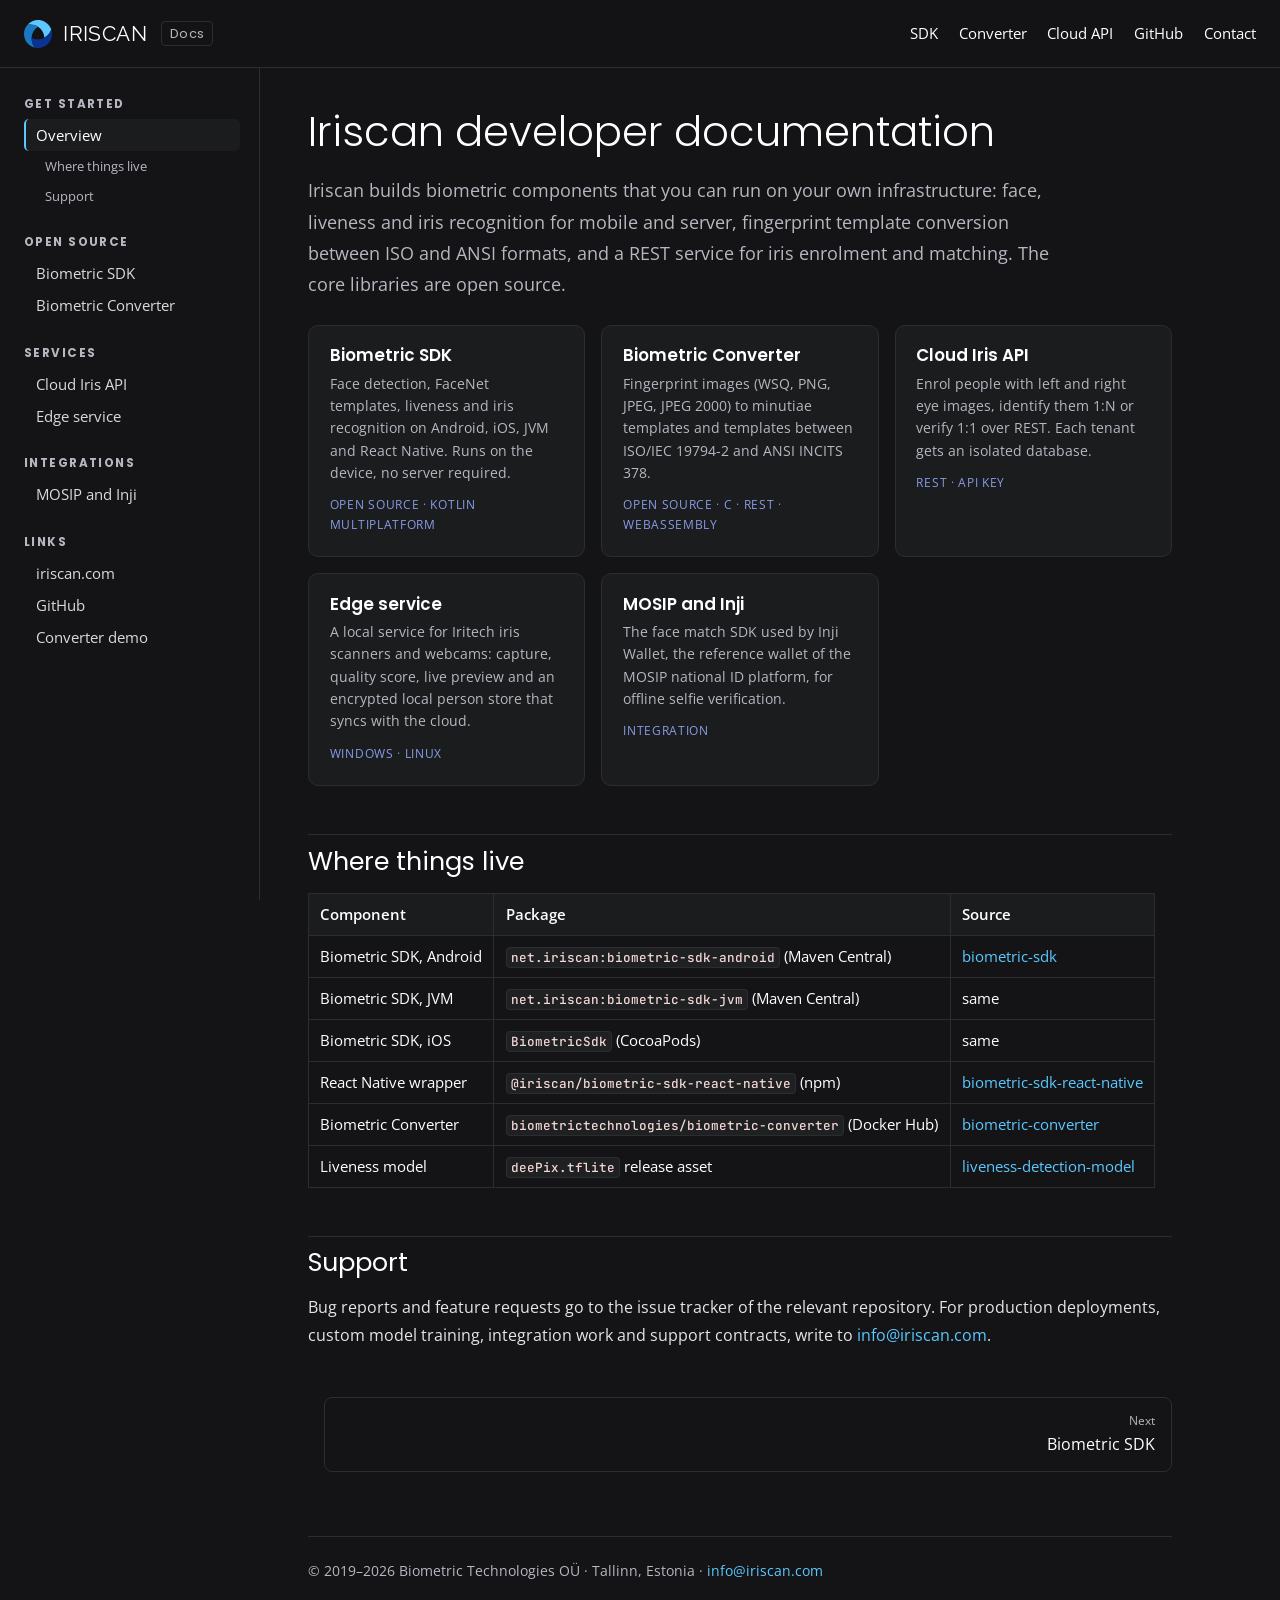
<file: docs/index.html>
<!DOCTYPE html>
<html lang="en">
<head>
<meta charset="UTF-8">
<script>if(/\.html$/.test(location.pathname))history.replaceState(null,"",location.pathname.replace(/(index)?\.html$/,"")+location.search+location.hash)</script>
<meta name="viewport" content="width=device-width, initial-scale=1">
<title>Iriscan developer documentation · Iriscan Docs</title>
<meta name="description" content="Documentation for the Iriscan Biometric SDK, Biometric Converter, Cloud Iris API and Edge service.">
<link rel="canonical" href="https://docs.iriscan.com/">
<link rel="icon" href="/favicon.png">
<link rel="preconnect" href="https://fonts.googleapis.com"><link rel="preconnect" href="https://fonts.gstatic.com" crossorigin><link rel="preload" as="style" href="https://fonts.googleapis.com/css2?family=Poppins:wght@300;400;500;600&family=Open+Sans:wght@400;600&family=Raleway:wght@400&family=JetBrains+Mono:wght@400;500&display=swap" onload="this.onload=null;this.rel='stylesheet'"><noscript><link href="https://fonts.googleapis.com/css2?family=Poppins:wght@300;400;500;600&family=Open+Sans:wght@400;600&family=Raleway:wght@400&family=JetBrains+Mono:wght@400;500&display=swap" rel="stylesheet"></noscript>
<style>:root{
  --bg:#141416; --bg-soft:#1b1c1e; --card:#1f2022; --line:#2c2d31;
  --text:#ffffff; --muted:#b6b8c1; --accent:#5cc8ff; --accent-ink:#141416; --label:#889ce7;
  --code-bg:#0f0f11; --side:260px;
}
*{box-sizing:border-box;margin:0;padding:0}
html{scroll-behavior:smooth;scroll-padding-top:88px}
body{background:var(--bg);color:var(--text);font:400 16px/1.7 "Open Sans",-apple-system,"Segoe UI",Roboto,sans-serif}
a{color:var(--accent);text-decoration:none}
a:hover{text-decoration:underline}
h1,h2,h3,h4{font-family:"Poppins",sans-serif;line-height:1.25;color:#fff}
h1{font-size:2.6rem;font-weight:300;margin:0 0 1rem}
h2{font-size:1.6rem;font-weight:400;margin:3rem 0 1rem;padding-top:.6rem;border-top:1px solid var(--line)}
h3{font-size:1.15rem;font-weight:600;margin:2rem 0 .6rem;color:var(--label)}
h4{font-size:1rem;font-weight:600;margin:1.4rem 0 .4rem}
p,ul,ol,table,pre{margin:0 0 1.1rem}
ul,ol{padding-left:1.4rem}
li{margin:.25rem 0}
p,li{color:#e4e5ea}
.lead{font-size:1.15rem;color:var(--muted);max-width:760px}
code{font:500 .86em/1.5 "JetBrains Mono",ui-monospace,SFMono-Regular,Menlo,Consolas,monospace;background:var(--card);border:1px solid var(--line);border-radius:4px;padding:.08em .35em;color:#f3d7d7}
pre{background:var(--code-bg);border:1px solid var(--line);border-radius:8px;padding:1rem 1.1rem;overflow:auto}
pre code{background:none;border:0;padding:0;color:#e8e8ea;font-size:.84rem;line-height:1.6}
table{border-collapse:collapse;width:100%;font-size:.92rem;display:block;overflow-x:auto}
th,td{border:1px solid var(--line);padding:.5rem .7rem;text-align:left;vertical-align:top}
th{background:var(--bg-soft);font-weight:600;color:#fff}
td code{white-space:nowrap}
blockquote{border-left:3px solid var(--accent);background:var(--bg-soft);padding:.8rem 1rem;margin:0 0 1.1rem;border-radius:0 6px 6px 0}
blockquote p{margin:0;color:var(--muted)}

/* layout */
header.top{position:sticky;top:0;z-index:20;height:68px;display:flex;align-items:center;gap:1rem;padding:0 24px;
  background:rgba(20,20,22,.96);backdrop-filter:blur(8px);border-bottom:1px solid var(--line)}
.brand{display:flex;align-items:center;gap:.7rem;font-family:"Raleway",sans-serif;font-size:1.3rem;color:#fff;letter-spacing:.02em}
.brand:hover{text-decoration:none}
.brand svg{width:28px;height:28px}
.brand small{font-family:"Poppins",sans-serif;font-size:.8rem;color:var(--muted);border:1px solid var(--line);border-radius:4px;padding:.05rem .45rem;margin-left:.2rem}
header.top nav{margin-left:auto;display:flex;gap:1.3rem;font-size:.92rem}
header.top nav a{color:#fff}
.menu-btn{display:none;margin-left:auto;background:none;border:1px solid var(--line);color:#fff;border-radius:6px;padding:.35rem .7rem;font:inherit;cursor:pointer}
.layout{display:grid;grid-template-columns:var(--side) minmax(0,1fr);max-width:1320px;margin:0 auto}
aside.side{position:sticky;top:68px;align-self:start;height:calc(100vh - 68px);overflow:auto;padding:1.6rem 1.2rem 2rem 24px;border-right:1px solid var(--line)}
aside.side .grp{margin-bottom:1.3rem}
aside.side .grp b{display:block;font-family:"Poppins",sans-serif;font-size:.74rem;letter-spacing:.12em;text-transform:uppercase;color:var(--muted);margin-bottom:.35rem}
aside.side a{display:block;color:#d9dae0;font-size:.92rem;padding:.22rem .6rem;border-radius:5px;border-left:2px solid transparent}
aside.side a:hover{background:var(--bg-soft);text-decoration:none}
aside.side a.on{color:#fff;border-left-color:var(--accent);background:var(--bg-soft)}
aside.side a.sub{font-size:.84rem;color:var(--muted);padding-left:1.2rem}
main.doc{padding:2.4rem 3rem 5rem;min-width:0;max-width:960px}
.crumb{font-size:.82rem;color:var(--muted);margin-bottom:.6rem}
.cards{display:grid;grid-template-columns:repeat(auto-fill,minmax(250px,1fr));gap:1rem;margin:1.6rem 0 2rem}
.card{display:block;background:var(--bg-soft);border:1px solid var(--line);border-radius:10px;padding:1.2rem 1.3rem;color:var(--text)}
.card:hover{border-color:var(--accent);text-decoration:none}
.card h3{margin:0 0 .4rem;color:#fff;font-size:1.05rem}
.card p{margin:0;color:var(--muted);font-size:.9rem;line-height:1.55}
.card .tag{display:inline-block;margin-top:.7rem;font-size:.72rem;letter-spacing:.06em;text-transform:uppercase;color:var(--label)}
.badge{display:inline-block;font:600 .72rem/1 "Poppins",sans-serif;letter-spacing:.04em;padding:.32rem .5rem;border-radius:4px;margin-right:.5rem;vertical-align:middle;color:var(--accent-ink)}
.m-get{background:#7fd1a8}.m-post{background:#889ce7}.m-put{background:#f2c46d}.m-delete{background:#fd6262}
.op{border:1px solid var(--line);border-radius:10px;padding:1.1rem 1.3rem;margin:0 0 1.4rem;background:var(--bg-soft)}
.op h3{margin:0 0 .5rem;color:#fff;font-size:1.05rem;font-family:"JetBrains Mono",ui-monospace,Menlo,monospace;font-weight:500;word-break:break-all}
.op p.sum{color:var(--muted);margin:0 0 .9rem}
.op h4{font-size:.8rem;letter-spacing:.1em;text-transform:uppercase;color:var(--muted);margin:1rem 0 .4rem}
.op pre{margin-bottom:.6rem}
.resp{display:flex;flex-wrap:wrap;gap:.4rem;margin:0}
.resp span{font-size:.8rem;border:1px solid var(--line);border-radius:4px;padding:.15rem .45rem;color:var(--muted)}
.resp span b{color:#fff;margin-right:.3rem}
footer.foot{border-top:1px solid var(--line);margin-top:4rem;padding-top:1.4rem;color:var(--muted);font-size:.85rem}
.pager{display:flex;justify-content:space-between;gap:1rem;margin-top:3rem}
.pager a{flex:1;border:1px solid var(--line);border-radius:8px;padding:.8rem 1rem;color:#fff}
.pager a small{display:block;color:var(--muted);font-size:.75rem}
.pager a.next{text-align:right}
@media(max-width:900px){
  .layout{grid-template-columns:minmax(0,1fr)}
  aside.side{display:none;position:fixed;top:68px;left:0;right:0;bottom:0;height:auto;z-index:15;background:var(--bg);border:0}
  body.nav-open aside.side{display:block}
  header.top nav{display:none}
  .menu-btn{display:block}
  main.doc{padding:1.8rem 16px 4rem}
  h1{font-size:2rem}
}
pre.mermaid{background:none;border:0;text-align:center;padding:0;margin:1.5rem 0}
</style>
</head>
<body>
<header class="top">
<a class="brand" href="/"><svg viewBox="37.65 43.294 511.585 511.598" xmlns="http://www.w3.org/2000/svg" aria-hidden="true"><path d="M536.34 219.06c-21.16 64.09-66.99 116.98-126.25 147.41-1.93-39.3-12.98-78.7-33.99-115.1-21.01-36.38-49.62-65.68-82.65-86.98-56-36.11-124.74-49.37-190.87-35.61C181.54 40.09 314.45 15.9 421.32 77.6c24.26 14 45.35 31.37 63.03 51.2 23.61 26.48 41.15 57.31 51.99 90.26z" fill="#5cc8ff"/><path d="M176.78 366.45c-3.29 66.55 19.62 132.7 64.57 183.09-25.98-5.39-51.55-14.96-75.79-28.96C58.7 458.9 13.21 331.71 50.51 218.98c5.39-16.31 12.52-32.31 21.45-47.76 8.92-15.46 19.2-29.62 30.62-42.44 66.13-13.75 134.87-.5 190.87 35.61-33.06 21.3-61.66 50.57-82.67 86.98-21.02 36.4-32.07 75.81-34 115.08z" fill="#1c77c3"/><path d="M514.93 426.97c-37.9 65.68-100.54 108.15-169.36 122.51-33.97 7.09-69.46 7.32-104.22.06-44.95-50.39-67.86-116.54-64.57-183.09 34.99 17.97 74.64 28.1 116.66 28.1s81.67-10.13 116.64-28.08c59.27-30.43 105.1-83.32 126.25-147.41 22 66.76 16.51 142.25-21.4 207.91z" fill="#0a328f"/></svg><span>IRISCAN</span><small>Docs</small></a>
<nav><a href="/sdk">SDK</a><a href="/converter">Converter</a><a href="/cloud-api">Cloud API</a><a href="https://github.com/biometric-technologies">GitHub</a><a href="https://www.iriscan.com/get-started">Contact</a></nav>
<button class="menu-btn" type="button" onclick="document.body.classList.toggle('nav-open')">Menu</button>
</header>
<div class="layout">
<aside class="side" onclick="if(event.target.tagName==='A')document.body.classList.remove('nav-open')">
<div class="grp"><b>Get started</b>
<a href="/" class="on">Overview</a>
<a class="sub" href="#where-things-live">Where things live</a>
<a class="sub" href="#support">Support</a>
</div>
<div class="grp"><b>Open source</b>
<a href="/sdk">Biometric SDK</a>
<a href="/converter">Biometric Converter</a>
</div>
<div class="grp"><b>Services</b>
<a href="/cloud-api">Cloud Iris API</a>
<a href="/edge">Edge service</a>
</div>
<div class="grp"><b>Integrations</b>
<a href="/mosip">MOSIP and Inji</a>
</div>
<div class="grp"><b>Links</b><a href="https://www.iriscan.com/">iriscan.com</a><a href="https://github.com/biometric-technologies">GitHub</a><a href="https://www.iriscan.com/biometric-data-interchange#demo">Converter demo</a></div>
</aside>
<main class="doc">
<h1 id="iriscan-developer-documentation">Iriscan developer documentation</h1>
<p class="lead">Iriscan builds biometric components that you can run on your own infrastructure: face, liveness and iris recognition for mobile and server, fingerprint template conversion between ISO and ANSI formats, and a REST service for iris enrolment and matching. The core libraries are open source.</p>

<div class="cards">
<a class="card" href="/sdk"><h3>Biometric SDK</h3><p>Face detection, FaceNet templates, liveness and iris recognition on Android, iOS, JVM and React Native. Runs on the device, no server required.</p><span class="tag">Open source · Kotlin Multiplatform</span></a>
<a class="card" href="/converter"><h3>Biometric Converter</h3><p>Fingerprint images (WSQ, PNG, JPEG, JPEG 2000) to minutiae templates and templates between ISO/IEC 19794-2 and ANSI INCITS 378.</p><span class="tag">Open source · C · REST · WebAssembly</span></a>
<a class="card" href="/cloud-api"><h3>Cloud Iris API</h3><p>Enrol people with left and right eye images, identify them 1:N or verify 1:1 over REST. Each tenant gets an isolated database.</p><span class="tag">REST · API key</span></a>
<a class="card" href="/edge"><h3>Edge service</h3><p>A local service for Iritech iris scanners and webcams: capture, quality score, live preview and an encrypted local person store that syncs with the cloud.</p><span class="tag">Windows · Linux</span></a>
<a class="card" href="/mosip"><h3>MOSIP and Inji</h3><p>The face match SDK used by Inji Wallet, the reference wallet of the MOSIP national ID platform, for offline selfie verification.</p><span class="tag">Integration</span></a>
</div>

<h2 id="where-things-live">Where things live</h2>
<table>
<thead>
<tr>
<th>Component</th>
<th>Package</th>
<th>Source</th>
</tr>
</thead>
<tbody>
<tr>
<td>Biometric SDK, Android</td>
<td><code>net.iriscan:biometric-sdk-android</code> (Maven Central)</td>
<td><a href="https://github.com/biometric-technologies/biometric-sdk">biometric-sdk</a></td>
</tr>
<tr>
<td>Biometric SDK, JVM</td>
<td><code>net.iriscan:biometric-sdk-jvm</code> (Maven Central)</td>
<td>same</td>
</tr>
<tr>
<td>Biometric SDK, iOS</td>
<td><code>BiometricSdk</code> (CocoaPods)</td>
<td>same</td>
</tr>
<tr>
<td>React Native wrapper</td>
<td><code>@iriscan/biometric-sdk-react-native</code> (npm)</td>
<td><a href="https://github.com/biometric-technologies/biometric-sdk-react-native">biometric-sdk-react-native</a></td>
</tr>
<tr>
<td>Biometric Converter</td>
<td><code>biometrictechnologies/biometric-converter</code> (Docker Hub)</td>
<td><a href="https://github.com/biometric-technologies/biometric-converter">biometric-converter</a></td>
</tr>
<tr>
<td>Liveness model</td>
<td><code>deePix.tflite</code> release asset</td>
<td><a href="https://github.com/biometric-technologies/liveness-detection-model">liveness-detection-model</a></td>
</tr>
</tbody>
</table>
<h2 id="support">Support</h2>
<p>Bug reports and feature requests go to the issue tracker of the relevant repository. For production deployments, custom model training, integration work and support contracts, write to <a href="mailto:info@iriscan.com">info@iriscan.com</a>.</p>

<div class="pager"><span></span><a class="next" href="/sdk"><small>Next</small>Biometric SDK</a></div>
<footer class="foot">© 2019–2026 Biometric Technologies OÜ · Tallinn, Estonia · <a href="mailto:info@iriscan.com">info@iriscan.com</a></footer>
</main>
</div>
</body>
</html>
</file>
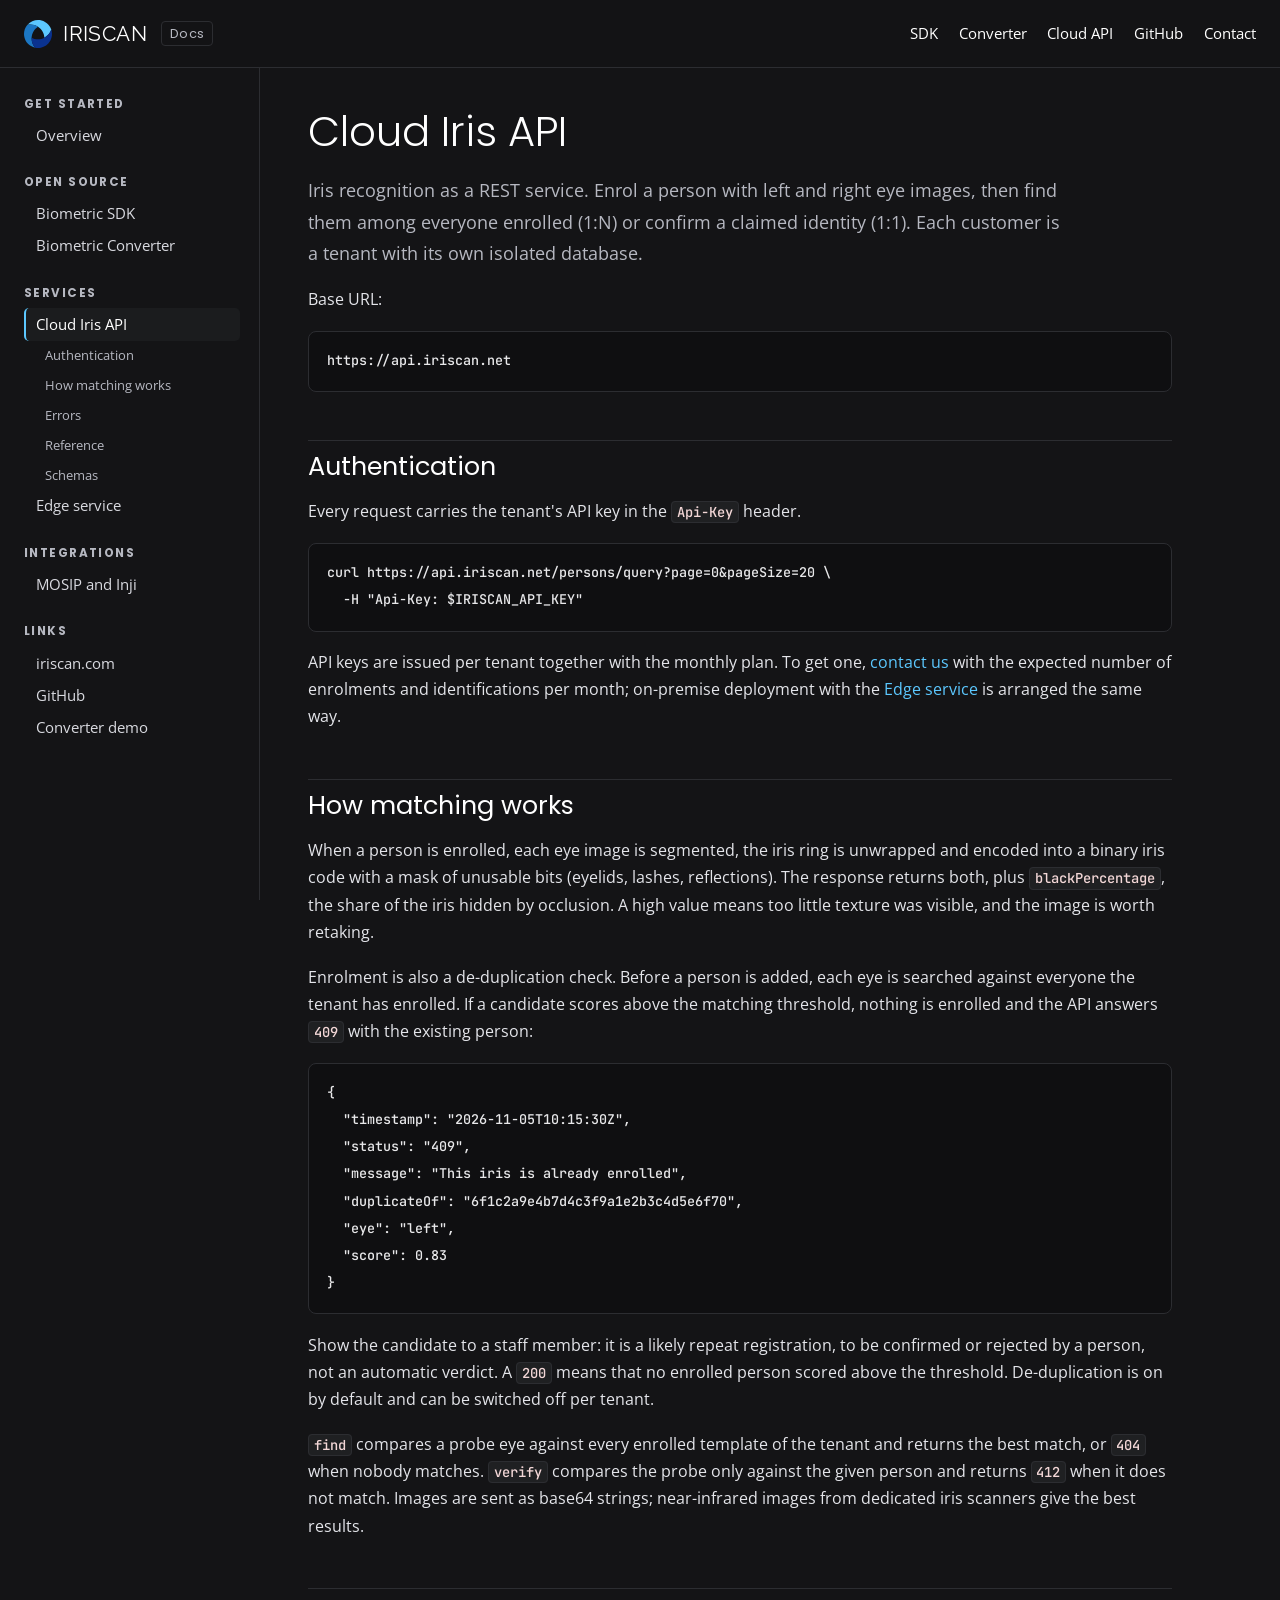
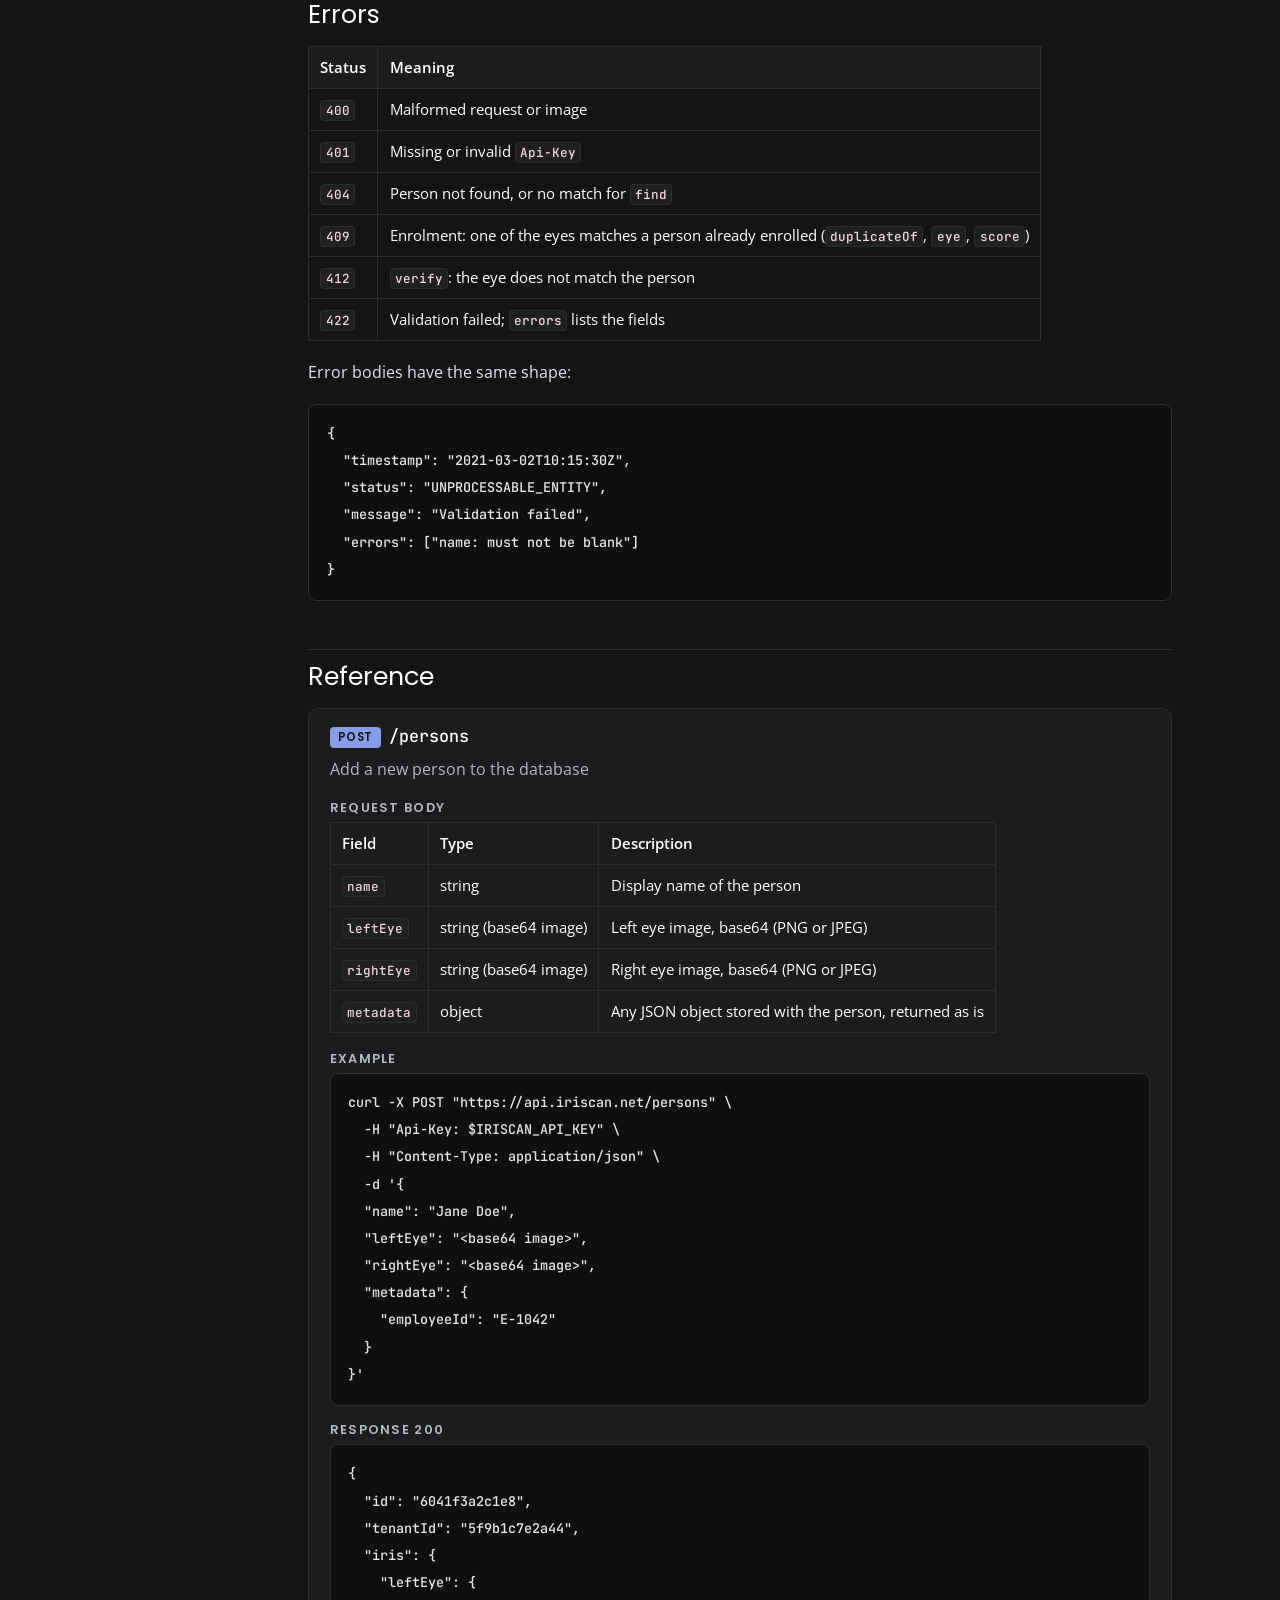
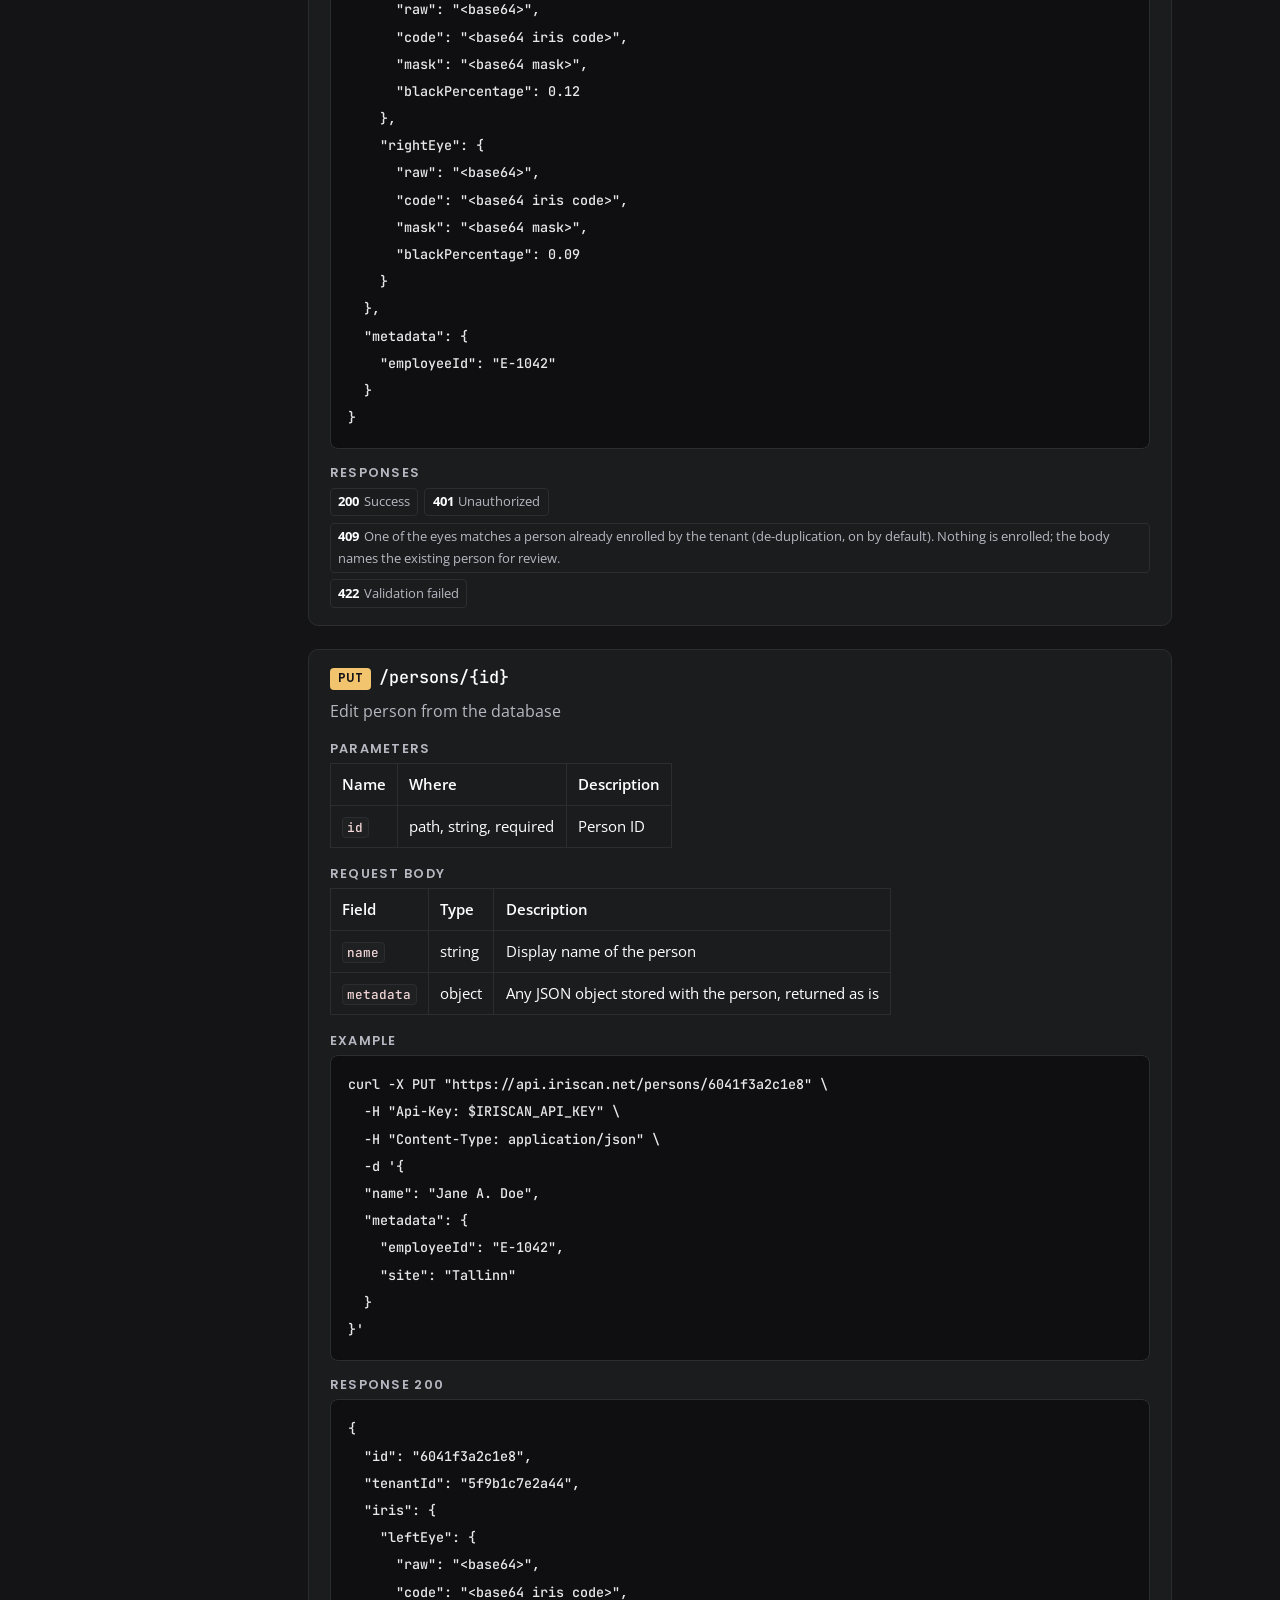
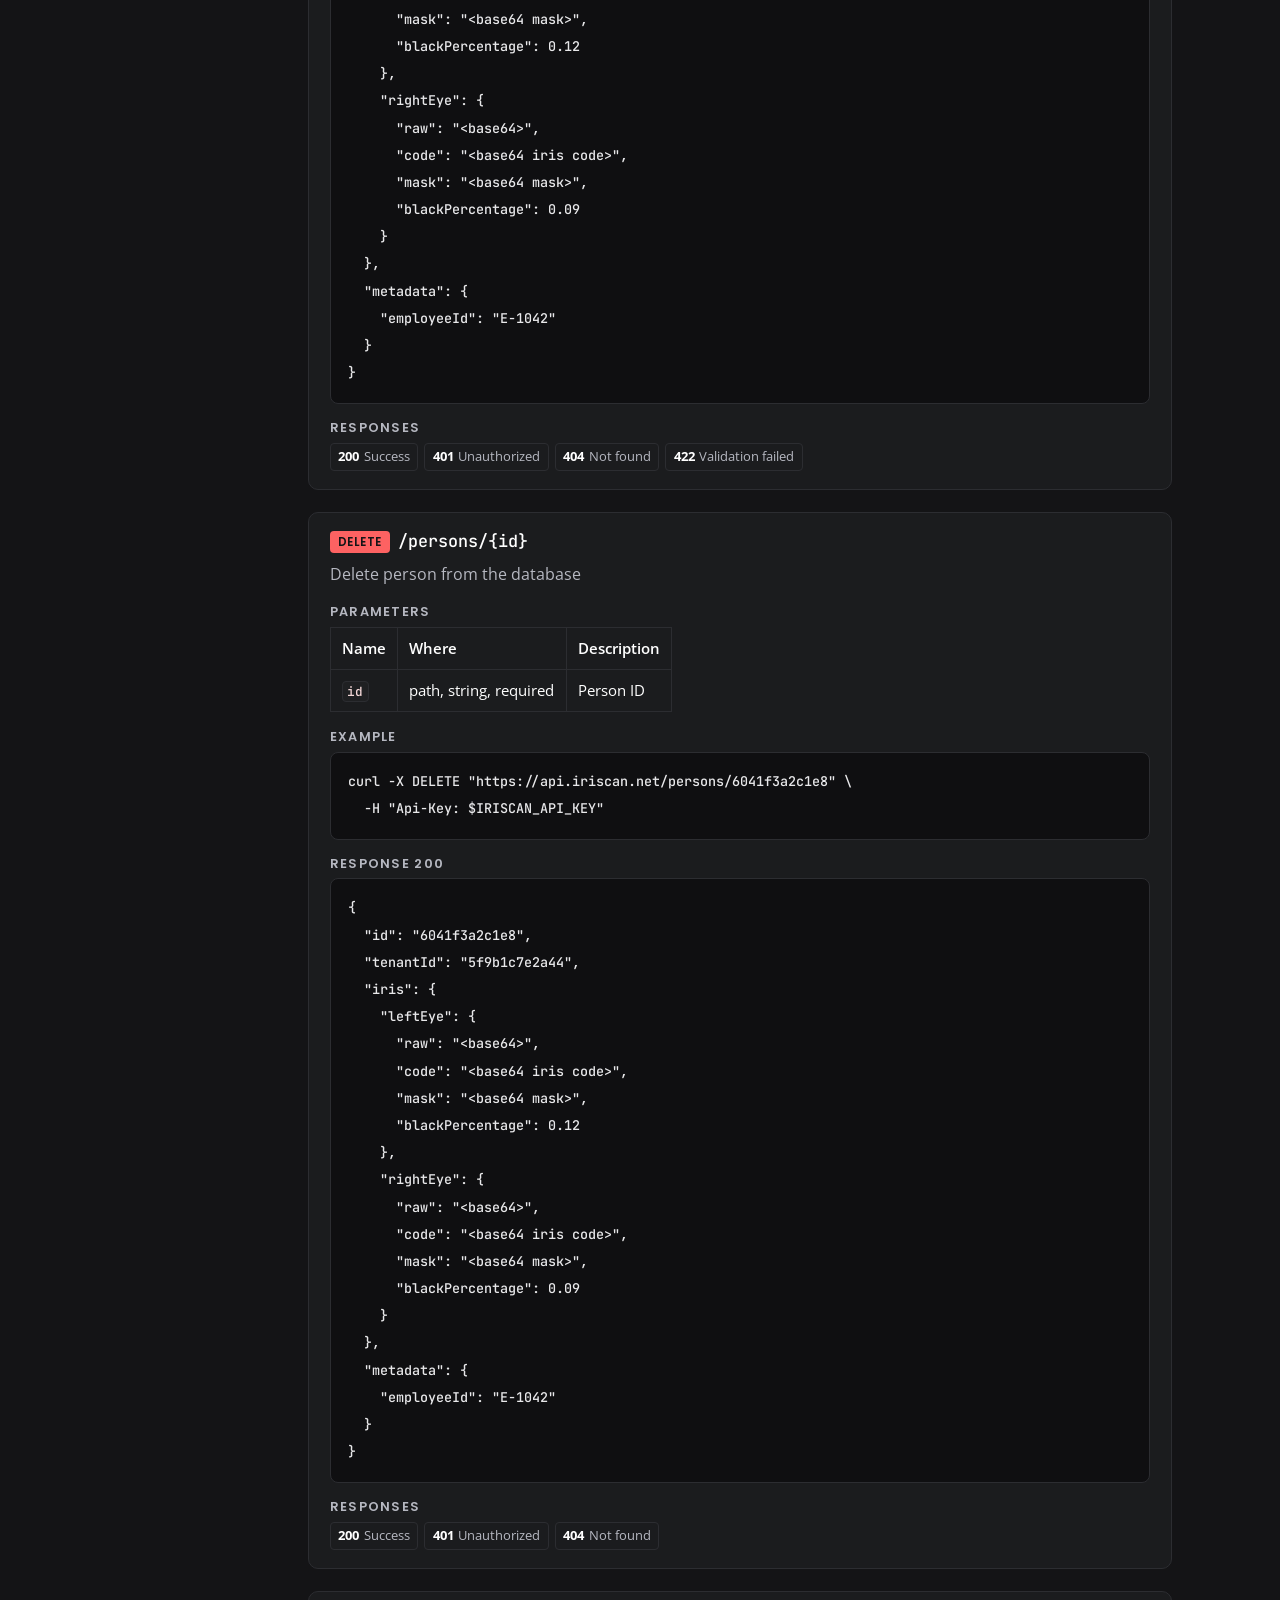
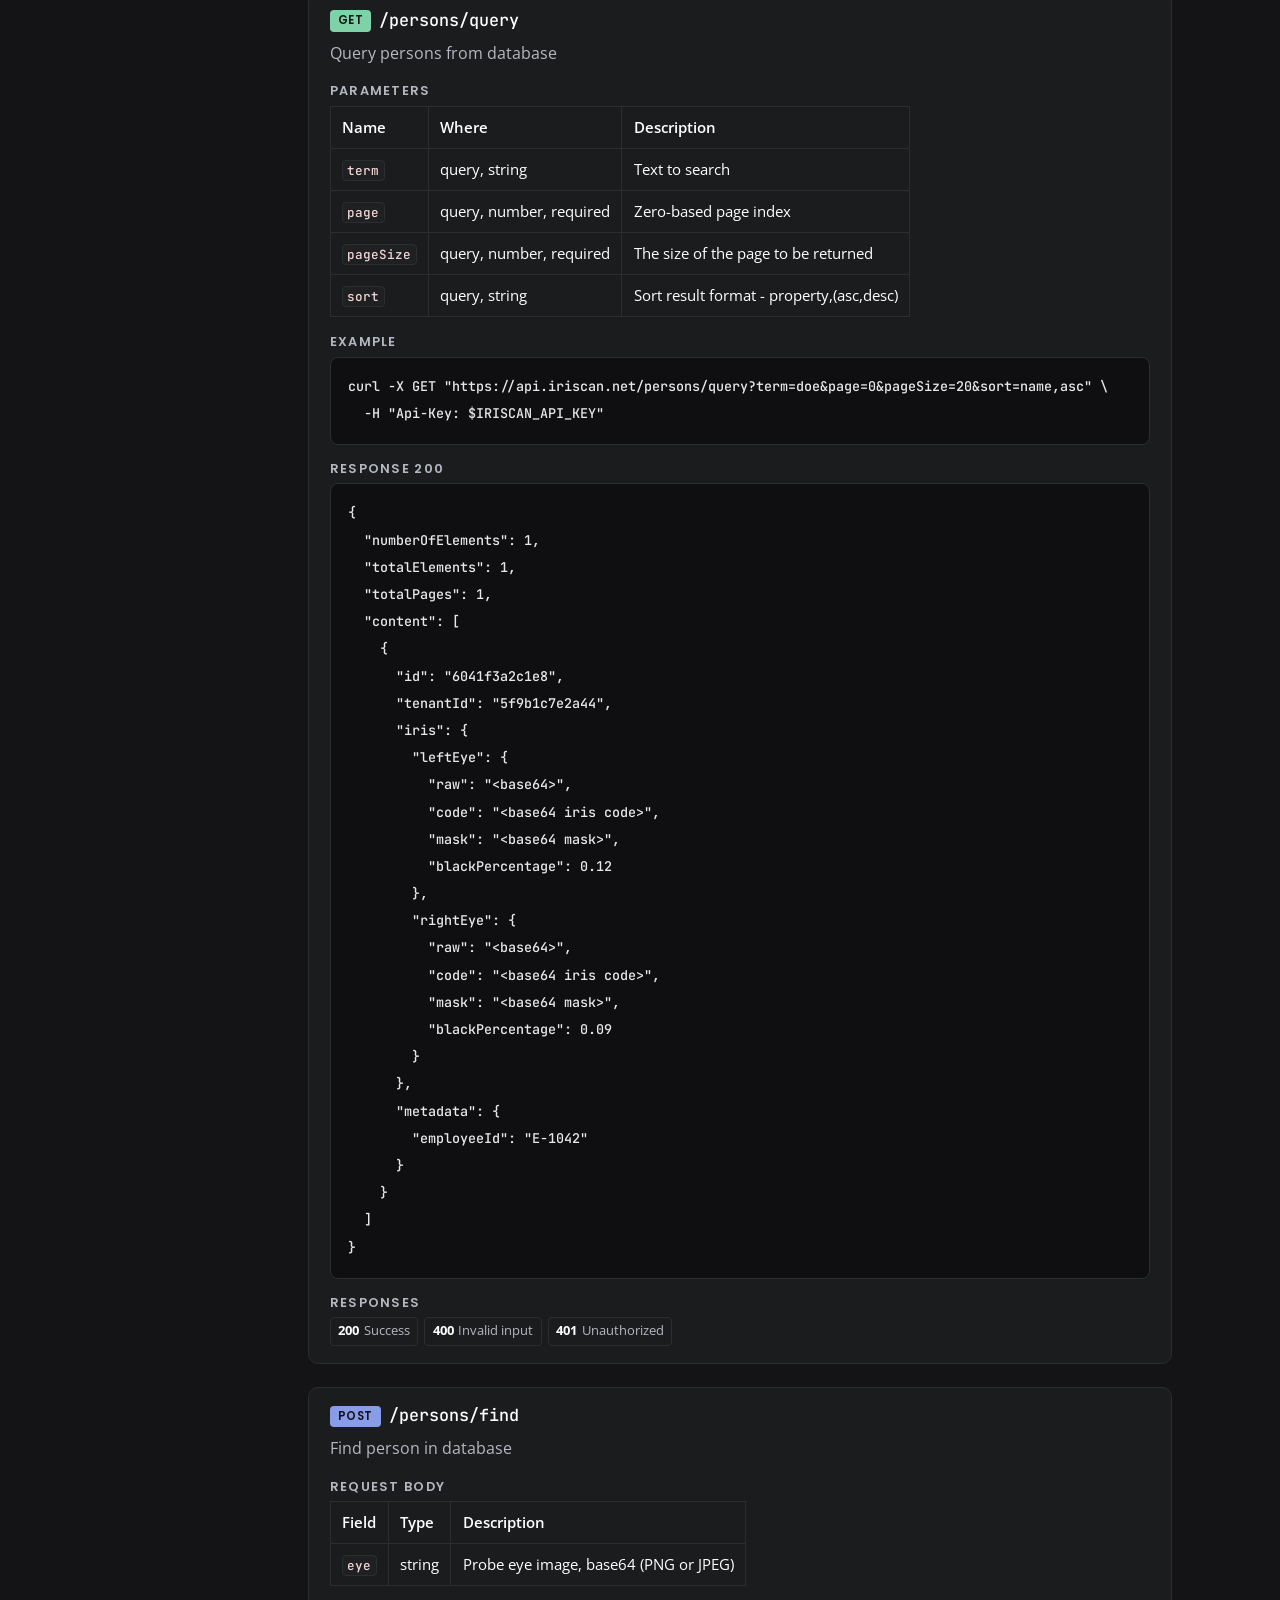
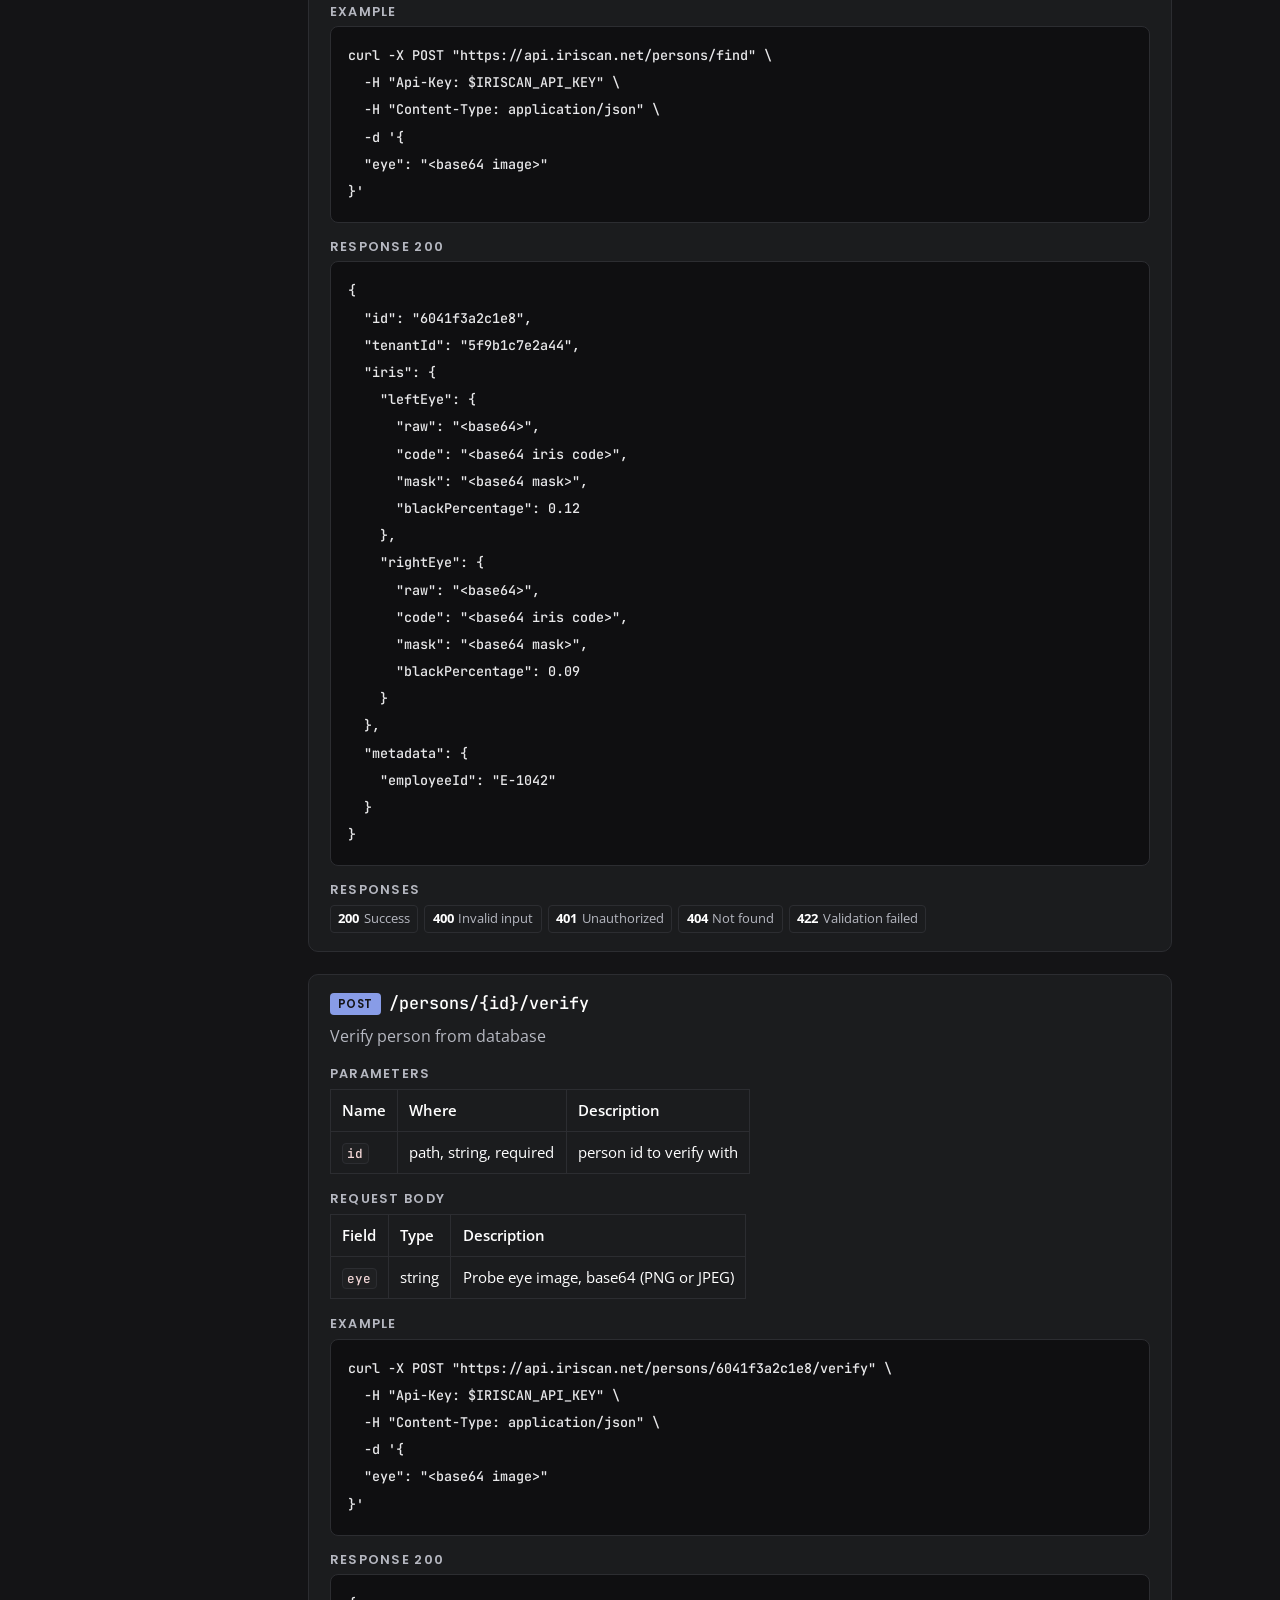
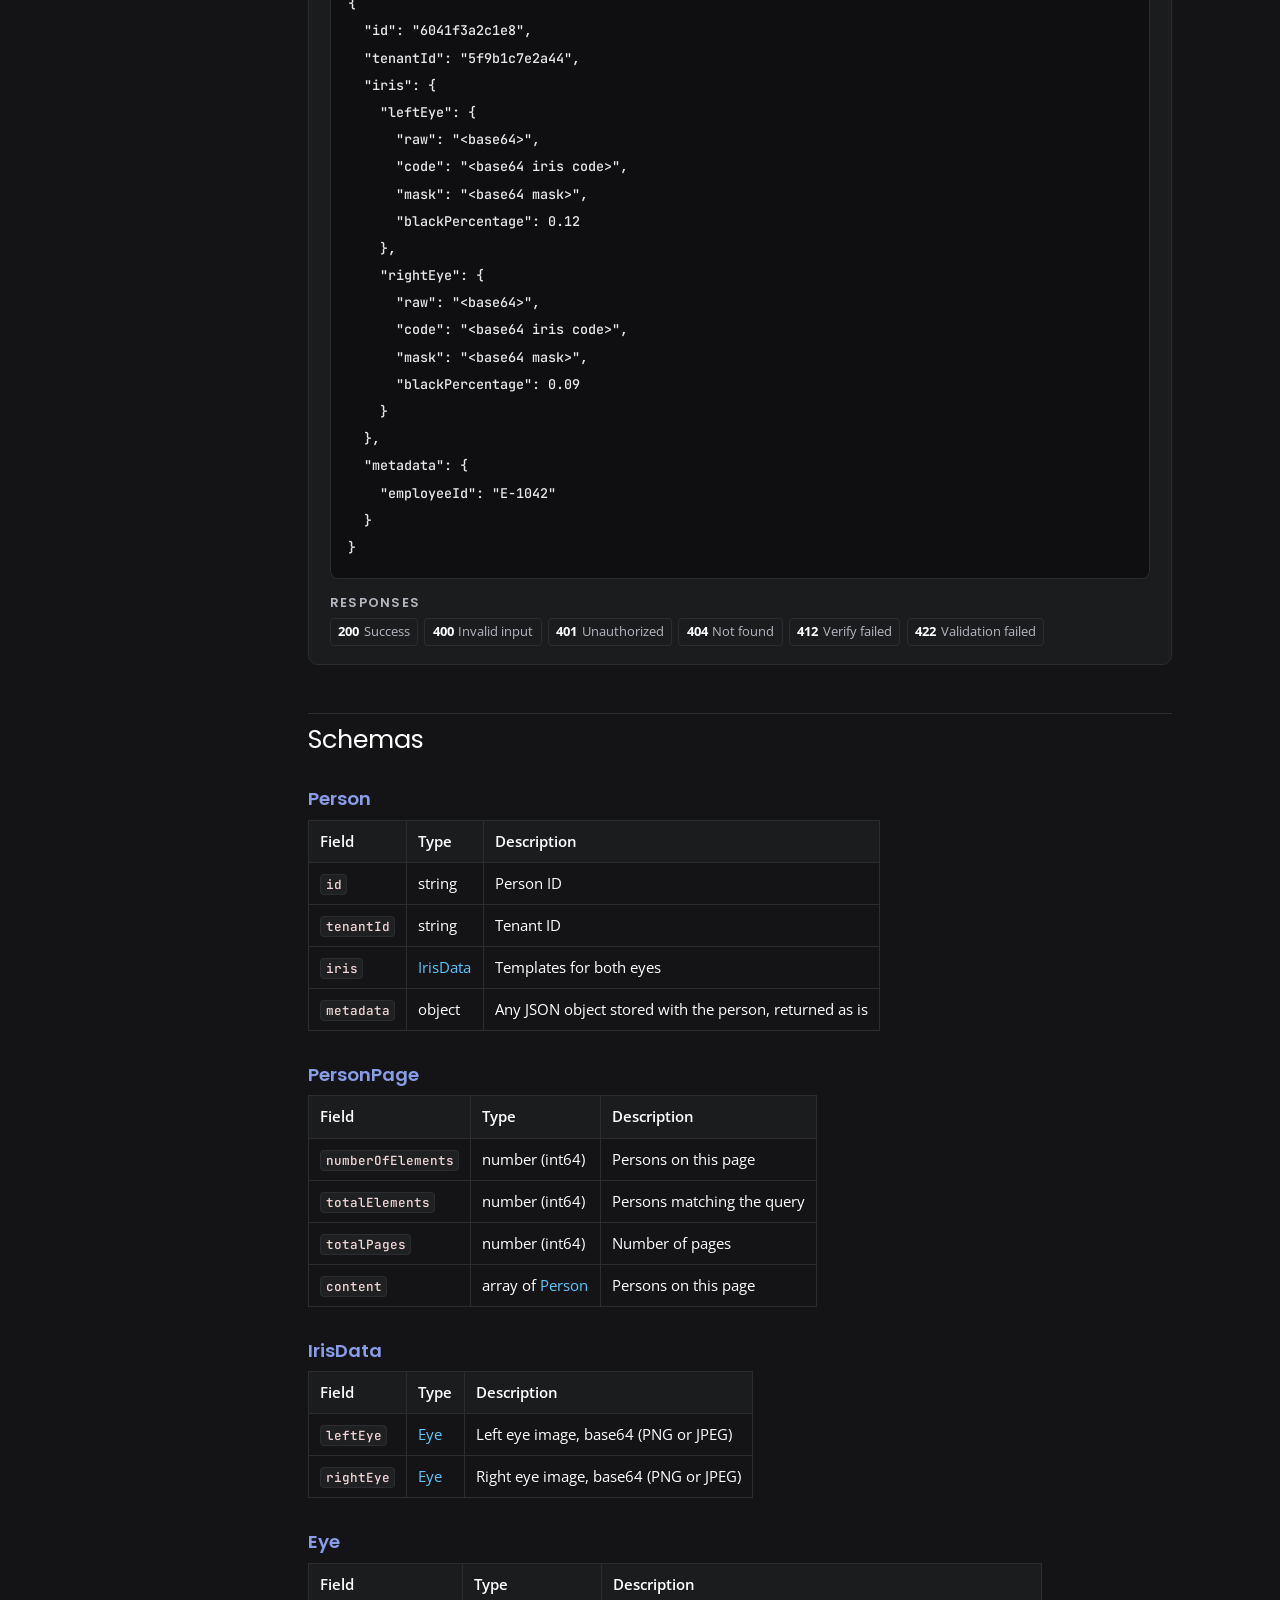
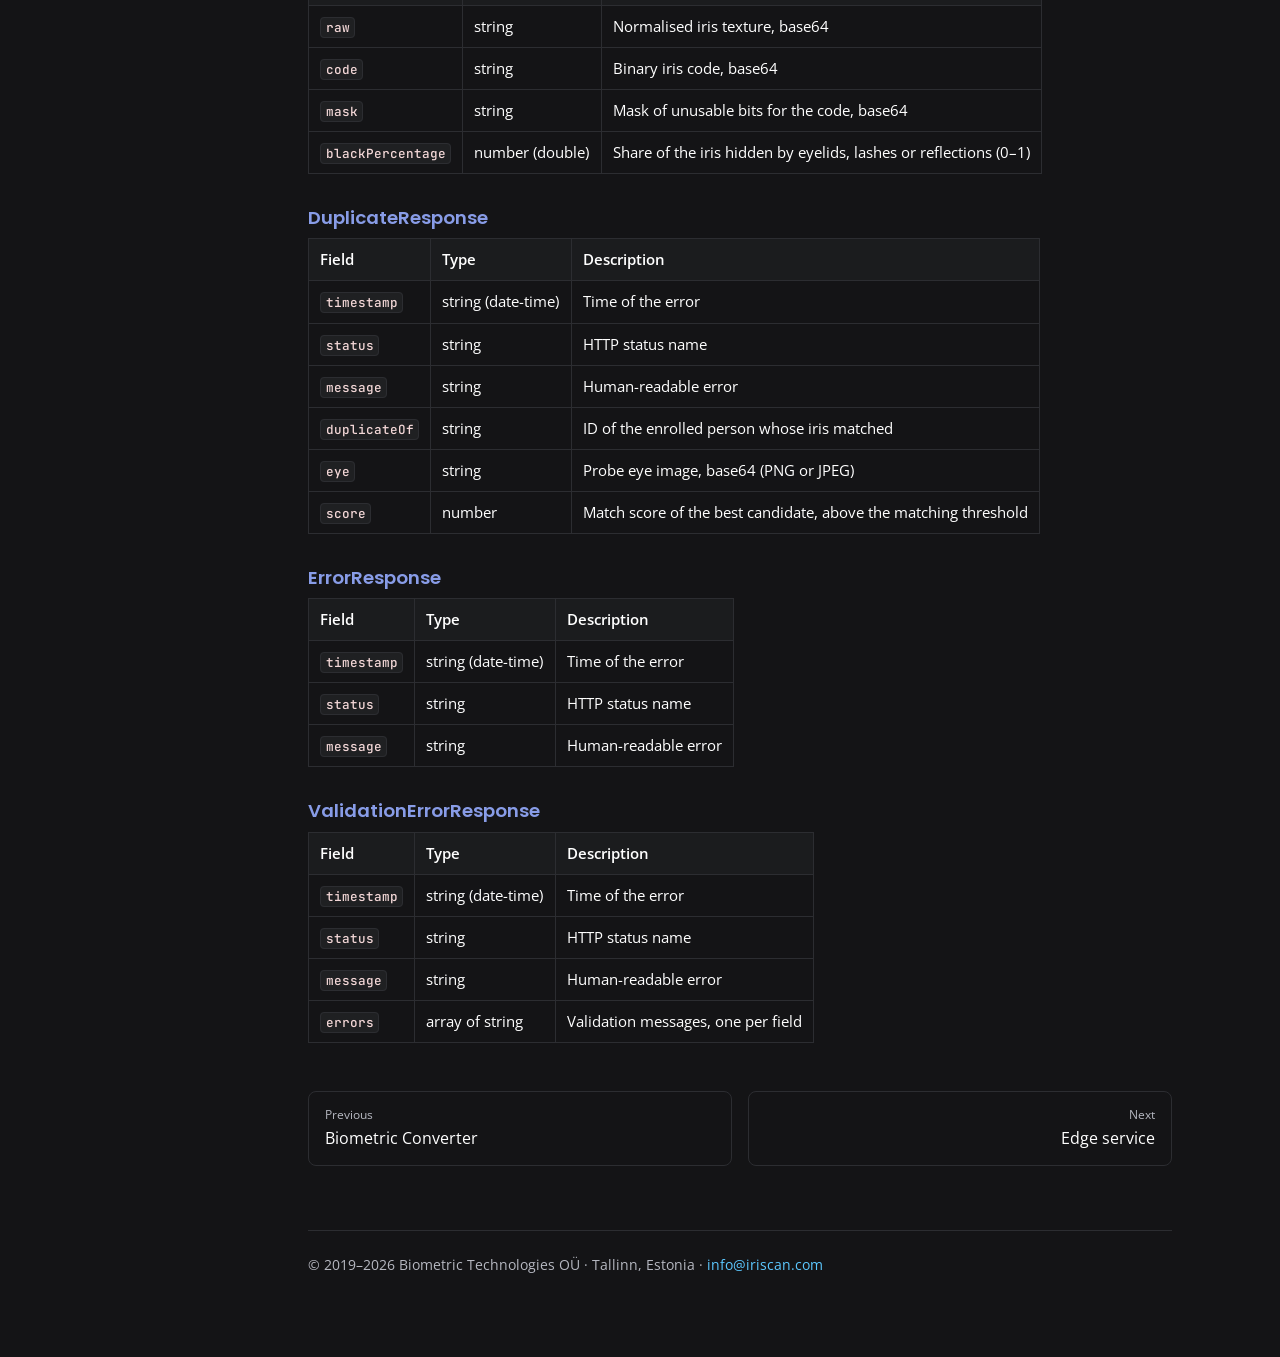
<file: docs/cloud-api.html>
<!DOCTYPE html>
<html lang="en">
<head>
<meta charset="UTF-8">
<script>if(/\.html$/.test(location.pathname))history.replaceState(null,"",location.pathname.replace(/(index)?\.html$/,"")+location.search+location.hash)</script>
<meta name="viewport" content="width=device-width, initial-scale=1">
<title>Cloud Iris API · Iriscan Docs</title>
<meta name="description" content="REST API for iris enrolment, 1:N identification and 1:1 verification.">
<link rel="canonical" href="https://docs.iriscan.com/cloud-api">
<link rel="icon" href="/favicon.png">
<link rel="preconnect" href="https://fonts.googleapis.com"><link rel="preconnect" href="https://fonts.gstatic.com" crossorigin><link rel="preload" as="style" href="https://fonts.googleapis.com/css2?family=Poppins:wght@300;400;500;600&family=Open+Sans:wght@400;600&family=Raleway:wght@400&family=JetBrains+Mono:wght@400;500&display=swap" onload="this.onload=null;this.rel='stylesheet'"><noscript><link href="https://fonts.googleapis.com/css2?family=Poppins:wght@300;400;500;600&family=Open+Sans:wght@400;600&family=Raleway:wght@400&family=JetBrains+Mono:wght@400;500&display=swap" rel="stylesheet"></noscript>
<style>:root{
  --bg:#141416; --bg-soft:#1b1c1e; --card:#1f2022; --line:#2c2d31;
  --text:#ffffff; --muted:#b6b8c1; --accent:#5cc8ff; --accent-ink:#141416; --label:#889ce7;
  --code-bg:#0f0f11; --side:260px;
}
*{box-sizing:border-box;margin:0;padding:0}
html{scroll-behavior:smooth;scroll-padding-top:88px}
body{background:var(--bg);color:var(--text);font:400 16px/1.7 "Open Sans",-apple-system,"Segoe UI",Roboto,sans-serif}
a{color:var(--accent);text-decoration:none}
a:hover{text-decoration:underline}
h1,h2,h3,h4{font-family:"Poppins",sans-serif;line-height:1.25;color:#fff}
h1{font-size:2.6rem;font-weight:300;margin:0 0 1rem}
h2{font-size:1.6rem;font-weight:400;margin:3rem 0 1rem;padding-top:.6rem;border-top:1px solid var(--line)}
h3{font-size:1.15rem;font-weight:600;margin:2rem 0 .6rem;color:var(--label)}
h4{font-size:1rem;font-weight:600;margin:1.4rem 0 .4rem}
p,ul,ol,table,pre{margin:0 0 1.1rem}
ul,ol{padding-left:1.4rem}
li{margin:.25rem 0}
p,li{color:#e4e5ea}
.lead{font-size:1.15rem;color:var(--muted);max-width:760px}
code{font:500 .86em/1.5 "JetBrains Mono",ui-monospace,SFMono-Regular,Menlo,Consolas,monospace;background:var(--card);border:1px solid var(--line);border-radius:4px;padding:.08em .35em;color:#f3d7d7}
pre{background:var(--code-bg);border:1px solid var(--line);border-radius:8px;padding:1rem 1.1rem;overflow:auto}
pre code{background:none;border:0;padding:0;color:#e8e8ea;font-size:.84rem;line-height:1.6}
table{border-collapse:collapse;width:100%;font-size:.92rem;display:block;overflow-x:auto}
th,td{border:1px solid var(--line);padding:.5rem .7rem;text-align:left;vertical-align:top}
th{background:var(--bg-soft);font-weight:600;color:#fff}
td code{white-space:nowrap}
blockquote{border-left:3px solid var(--accent);background:var(--bg-soft);padding:.8rem 1rem;margin:0 0 1.1rem;border-radius:0 6px 6px 0}
blockquote p{margin:0;color:var(--muted)}

/* layout */
header.top{position:sticky;top:0;z-index:20;height:68px;display:flex;align-items:center;gap:1rem;padding:0 24px;
  background:rgba(20,20,22,.96);backdrop-filter:blur(8px);border-bottom:1px solid var(--line)}
.brand{display:flex;align-items:center;gap:.7rem;font-family:"Raleway",sans-serif;font-size:1.3rem;color:#fff;letter-spacing:.02em}
.brand:hover{text-decoration:none}
.brand svg{width:28px;height:28px}
.brand small{font-family:"Poppins",sans-serif;font-size:.8rem;color:var(--muted);border:1px solid var(--line);border-radius:4px;padding:.05rem .45rem;margin-left:.2rem}
header.top nav{margin-left:auto;display:flex;gap:1.3rem;font-size:.92rem}
header.top nav a{color:#fff}
.menu-btn{display:none;margin-left:auto;background:none;border:1px solid var(--line);color:#fff;border-radius:6px;padding:.35rem .7rem;font:inherit;cursor:pointer}
.layout{display:grid;grid-template-columns:var(--side) minmax(0,1fr);max-width:1320px;margin:0 auto}
aside.side{position:sticky;top:68px;align-self:start;height:calc(100vh - 68px);overflow:auto;padding:1.6rem 1.2rem 2rem 24px;border-right:1px solid var(--line)}
aside.side .grp{margin-bottom:1.3rem}
aside.side .grp b{display:block;font-family:"Poppins",sans-serif;font-size:.74rem;letter-spacing:.12em;text-transform:uppercase;color:var(--muted);margin-bottom:.35rem}
aside.side a{display:block;color:#d9dae0;font-size:.92rem;padding:.22rem .6rem;border-radius:5px;border-left:2px solid transparent}
aside.side a:hover{background:var(--bg-soft);text-decoration:none}
aside.side a.on{color:#fff;border-left-color:var(--accent);background:var(--bg-soft)}
aside.side a.sub{font-size:.84rem;color:var(--muted);padding-left:1.2rem}
main.doc{padding:2.4rem 3rem 5rem;min-width:0;max-width:960px}
.crumb{font-size:.82rem;color:var(--muted);margin-bottom:.6rem}
.cards{display:grid;grid-template-columns:repeat(auto-fill,minmax(250px,1fr));gap:1rem;margin:1.6rem 0 2rem}
.card{display:block;background:var(--bg-soft);border:1px solid var(--line);border-radius:10px;padding:1.2rem 1.3rem;color:var(--text)}
.card:hover{border-color:var(--accent);text-decoration:none}
.card h3{margin:0 0 .4rem;color:#fff;font-size:1.05rem}
.card p{margin:0;color:var(--muted);font-size:.9rem;line-height:1.55}
.card .tag{display:inline-block;margin-top:.7rem;font-size:.72rem;letter-spacing:.06em;text-transform:uppercase;color:var(--label)}
.badge{display:inline-block;font:600 .72rem/1 "Poppins",sans-serif;letter-spacing:.04em;padding:.32rem .5rem;border-radius:4px;margin-right:.5rem;vertical-align:middle;color:var(--accent-ink)}
.m-get{background:#7fd1a8}.m-post{background:#889ce7}.m-put{background:#f2c46d}.m-delete{background:#fd6262}
.op{border:1px solid var(--line);border-radius:10px;padding:1.1rem 1.3rem;margin:0 0 1.4rem;background:var(--bg-soft)}
.op h3{margin:0 0 .5rem;color:#fff;font-size:1.05rem;font-family:"JetBrains Mono",ui-monospace,Menlo,monospace;font-weight:500;word-break:break-all}
.op p.sum{color:var(--muted);margin:0 0 .9rem}
.op h4{font-size:.8rem;letter-spacing:.1em;text-transform:uppercase;color:var(--muted);margin:1rem 0 .4rem}
.op pre{margin-bottom:.6rem}
.resp{display:flex;flex-wrap:wrap;gap:.4rem;margin:0}
.resp span{font-size:.8rem;border:1px solid var(--line);border-radius:4px;padding:.15rem .45rem;color:var(--muted)}
.resp span b{color:#fff;margin-right:.3rem}
footer.foot{border-top:1px solid var(--line);margin-top:4rem;padding-top:1.4rem;color:var(--muted);font-size:.85rem}
.pager{display:flex;justify-content:space-between;gap:1rem;margin-top:3rem}
.pager a{flex:1;border:1px solid var(--line);border-radius:8px;padding:.8rem 1rem;color:#fff}
.pager a small{display:block;color:var(--muted);font-size:.75rem}
.pager a.next{text-align:right}
@media(max-width:900px){
  .layout{grid-template-columns:minmax(0,1fr)}
  aside.side{display:none;position:fixed;top:68px;left:0;right:0;bottom:0;height:auto;z-index:15;background:var(--bg);border:0}
  body.nav-open aside.side{display:block}
  header.top nav{display:none}
  .menu-btn{display:block}
  main.doc{padding:1.8rem 16px 4rem}
  h1{font-size:2rem}
}
pre.mermaid{background:none;border:0;text-align:center;padding:0;margin:1.5rem 0}
</style>
</head>
<body>
<header class="top">
<a class="brand" href="/"><svg viewBox="37.65 43.294 511.585 511.598" xmlns="http://www.w3.org/2000/svg" aria-hidden="true"><path d="M536.34 219.06c-21.16 64.09-66.99 116.98-126.25 147.41-1.93-39.3-12.98-78.7-33.99-115.1-21.01-36.38-49.62-65.68-82.65-86.98-56-36.11-124.74-49.37-190.87-35.61C181.54 40.09 314.45 15.9 421.32 77.6c24.26 14 45.35 31.37 63.03 51.2 23.61 26.48 41.15 57.31 51.99 90.26z" fill="#5cc8ff"/><path d="M176.78 366.45c-3.29 66.55 19.62 132.7 64.57 183.09-25.98-5.39-51.55-14.96-75.79-28.96C58.7 458.9 13.21 331.71 50.51 218.98c5.39-16.31 12.52-32.31 21.45-47.76 8.92-15.46 19.2-29.62 30.62-42.44 66.13-13.75 134.87-.5 190.87 35.61-33.06 21.3-61.66 50.57-82.67 86.98-21.02 36.4-32.07 75.81-34 115.08z" fill="#1c77c3"/><path d="M514.93 426.97c-37.9 65.68-100.54 108.15-169.36 122.51-33.97 7.09-69.46 7.32-104.22.06-44.95-50.39-67.86-116.54-64.57-183.09 34.99 17.97 74.64 28.1 116.66 28.1s81.67-10.13 116.64-28.08c59.27-30.43 105.1-83.32 126.25-147.41 22 66.76 16.51 142.25-21.4 207.91z" fill="#0a328f"/></svg><span>IRISCAN</span><small>Docs</small></a>
<nav><a href="/sdk">SDK</a><a href="/converter">Converter</a><a href="/cloud-api">Cloud API</a><a href="https://github.com/biometric-technologies">GitHub</a><a href="https://www.iriscan.com/get-started">Contact</a></nav>
<button class="menu-btn" type="button" onclick="document.body.classList.toggle('nav-open')">Menu</button>
</header>
<div class="layout">
<aside class="side" onclick="if(event.target.tagName==='A')document.body.classList.remove('nav-open')">
<div class="grp"><b>Get started</b>
<a href="/">Overview</a>
</div>
<div class="grp"><b>Open source</b>
<a href="/sdk">Biometric SDK</a>
<a href="/converter">Biometric Converter</a>
</div>
<div class="grp"><b>Services</b>
<a href="/cloud-api" class="on">Cloud Iris API</a>
<a class="sub" href="#authentication">Authentication</a>
<a class="sub" href="#how-matching-works">How matching works</a>
<a class="sub" href="#errors">Errors</a>
<a class="sub" href="#reference">Reference</a>
<a class="sub" href="#schemas">Schemas</a>
<a href="/edge">Edge service</a>
</div>
<div class="grp"><b>Integrations</b>
<a href="/mosip">MOSIP and Inji</a>
</div>
<div class="grp"><b>Links</b><a href="https://www.iriscan.com/">iriscan.com</a><a href="https://github.com/biometric-technologies">GitHub</a><a href="https://www.iriscan.com/biometric-data-interchange#demo">Converter demo</a></div>
</aside>
<main class="doc">
<h1 id="cloud-iris-api">Cloud Iris API</h1>
<p class="lead">Iris recognition as a REST service. Enrol a person with left and right eye images, then find them among everyone enrolled (1:N) or confirm a claimed identity (1:1). Each customer is a tenant with its own isolated database.</p>

<p>Base URL:</p>
<pre><code>https://api.iriscan.net
</code></pre>
<h2 id="authentication">Authentication</h2>
<p>Every request carries the tenant's API key in the <code>Api-Key</code> header.</p>
<pre><code class="language-sh">curl https://api.iriscan.net/persons/query?page=0&amp;pageSize=20 \
  -H &quot;Api-Key: $IRISCAN_API_KEY&quot;
</code></pre>
<p>API keys are issued per tenant together with the monthly plan. To get one, <a href="https://www.iriscan.com/get-started">contact us</a> with the expected number of enrolments and identifications per month; on-premise deployment with the <a href="/edge">Edge service</a> is arranged the same way.</p>
<h2 id="how-matching-works">How matching works</h2>
<p>When a person is enrolled, each eye image is segmented, the iris ring is unwrapped and encoded into a binary iris code with a mask of unusable bits (eyelids, lashes, reflections). The response returns both, plus <code>blackPercentage</code>, the share of the iris hidden by occlusion. A high value means too little texture was visible, and the image is worth retaking.</p>
<p>Enrolment is also a de-duplication check. Before a person is added, each eye is searched against everyone the tenant has enrolled. If a candidate scores above the matching threshold, nothing is enrolled and the API answers <code>409</code> with the existing person:</p>
<pre><code class="language-json">{
  &quot;timestamp&quot;: &quot;2026-11-05T10:15:30Z&quot;,
  &quot;status&quot;: &quot;409&quot;,
  &quot;message&quot;: &quot;This iris is already enrolled&quot;,
  &quot;duplicateOf&quot;: &quot;6f1c2a9e4b7d4c3f9a1e2b3c4d5e6f70&quot;,
  &quot;eye&quot;: &quot;left&quot;,
  &quot;score&quot;: 0.83
}
</code></pre>
<p>Show the candidate to a staff member: it is a likely repeat registration, to be confirmed or rejected by a person, not an automatic verdict. A <code>200</code> means that no enrolled person scored above the threshold. De-duplication is on by default and can be switched off per tenant.</p>
<p><code>find</code> compares a probe eye against every enrolled template of the tenant and returns the best match, or <code>404</code> when nobody matches. <code>verify</code> compares the probe only against the given person and returns <code>412</code> when it does not match. Images are sent as base64 strings; near-infrared images from dedicated iris scanners give the best results.</p>
<h2 id="errors">Errors</h2>
<table>
<thead>
<tr>
<th>Status</th>
<th>Meaning</th>
</tr>
</thead>
<tbody>
<tr>
<td><code>400</code></td>
<td>Malformed request or image</td>
</tr>
<tr>
<td><code>401</code></td>
<td>Missing or invalid <code>Api-Key</code></td>
</tr>
<tr>
<td><code>404</code></td>
<td>Person not found, or no match for <code>find</code></td>
</tr>
<tr>
<td><code>409</code></td>
<td>Enrolment: one of the eyes matches a person already enrolled (<code>duplicateOf</code>, <code>eye</code>, <code>score</code>)</td>
</tr>
<tr>
<td><code>412</code></td>
<td><code>verify</code>: the eye does not match the person</td>
</tr>
<tr>
<td><code>422</code></td>
<td>Validation failed; <code>errors</code> lists the fields</td>
</tr>
</tbody>
</table>
<p>Error bodies have the same shape:</p>
<pre><code class="language-json">{
  &quot;timestamp&quot;: &quot;2021-03-02T10:15:30Z&quot;,
  &quot;status&quot;: &quot;UNPROCESSABLE_ENTITY&quot;,
  &quot;message&quot;: &quot;Validation failed&quot;,
  &quot;errors&quot;: [&quot;name: must not be blank&quot;]
}
</code></pre>
<h2 id="reference">Reference</h2>
<div class="op" id="addperson">
<h3><span class="badge m-post">POST</span>/persons</h3>
<p class="sum">Add a new person to the database</p>
<h4>Request body</h4><table><thead><tr><th>Field</th><th>Type</th><th>Description</th></tr></thead><tbody><tr><td><code>name</code></td><td>string</td><td>Display name of the person</td></tr><tr><td><code>leftEye</code></td><td>string (base64 image)</td><td>Left eye image, base64 (PNG or JPEG)</td></tr><tr><td><code>rightEye</code></td><td>string (base64 image)</td><td>Right eye image, base64 (PNG or JPEG)</td></tr><tr><td><code>metadata</code></td><td>object</td><td>Any JSON object stored with the person, returned as is</td></tr></tbody></table>
<h4>Example</h4><pre><code>curl -X POST &quot;https://api.iriscan.net/persons&quot; \
  -H &quot;Api-Key: $IRISCAN_API_KEY&quot; \
  -H &quot;Content-Type: application/json&quot; \
  -d &#x27;{
  &quot;name&quot;: &quot;Jane Doe&quot;,
  &quot;leftEye&quot;: &quot;&lt;base64 image&gt;&quot;,
  &quot;rightEye&quot;: &quot;&lt;base64 image&gt;&quot;,
  &quot;metadata&quot;: {
    &quot;employeeId&quot;: &quot;E-1042&quot;
  }
}&#x27;</code></pre>
<h4>Response 200</h4><pre><code>{
  &quot;id&quot;: &quot;6041f3a2c1e8&quot;,
  &quot;tenantId&quot;: &quot;5f9b1c7e2a44&quot;,
  &quot;iris&quot;: {
    &quot;leftEye&quot;: {
      &quot;raw&quot;: &quot;&lt;base64&gt;&quot;,
      &quot;code&quot;: &quot;&lt;base64 iris code&gt;&quot;,
      &quot;mask&quot;: &quot;&lt;base64 mask&gt;&quot;,
      &quot;blackPercentage&quot;: 0.12
    },
    &quot;rightEye&quot;: {
      &quot;raw&quot;: &quot;&lt;base64&gt;&quot;,
      &quot;code&quot;: &quot;&lt;base64 iris code&gt;&quot;,
      &quot;mask&quot;: &quot;&lt;base64 mask&gt;&quot;,
      &quot;blackPercentage&quot;: 0.09
    }
  },
  &quot;metadata&quot;: {
    &quot;employeeId&quot;: &quot;E-1042&quot;
  }
}</code></pre>
<h4>Responses</h4><p class="resp"><span><b>200</b>Success</span><span><b>401</b>Unauthorized</span><span><b>409</b>One of the eyes matches a person already enrolled by the tenant (de-duplication, on by default). Nothing is enrolled; the body names the existing person for review.</span><span><b>422</b>Validation failed</span></p></div>
<div class="op" id="editperson">
<h3><span class="badge m-put">PUT</span>/persons/{id}</h3>
<p class="sum">Edit person from the database</p>
<h4>Parameters</h4><table><thead><tr><th>Name</th><th>Where</th><th>Description</th></tr></thead><tbody><tr><td><code>id</code></td><td>path, string, required</td><td>Person ID</td></tr></tbody></table>
<h4>Request body</h4><table><thead><tr><th>Field</th><th>Type</th><th>Description</th></tr></thead><tbody><tr><td><code>name</code></td><td>string</td><td>Display name of the person</td></tr><tr><td><code>metadata</code></td><td>object</td><td>Any JSON object stored with the person, returned as is</td></tr></tbody></table>
<h4>Example</h4><pre><code>curl -X PUT &quot;https://api.iriscan.net/persons/6041f3a2c1e8&quot; \
  -H &quot;Api-Key: $IRISCAN_API_KEY&quot; \
  -H &quot;Content-Type: application/json&quot; \
  -d &#x27;{
  &quot;name&quot;: &quot;Jane A. Doe&quot;,
  &quot;metadata&quot;: {
    &quot;employeeId&quot;: &quot;E-1042&quot;,
    &quot;site&quot;: &quot;Tallinn&quot;
  }
}&#x27;</code></pre>
<h4>Response 200</h4><pre><code>{
  &quot;id&quot;: &quot;6041f3a2c1e8&quot;,
  &quot;tenantId&quot;: &quot;5f9b1c7e2a44&quot;,
  &quot;iris&quot;: {
    &quot;leftEye&quot;: {
      &quot;raw&quot;: &quot;&lt;base64&gt;&quot;,
      &quot;code&quot;: &quot;&lt;base64 iris code&gt;&quot;,
      &quot;mask&quot;: &quot;&lt;base64 mask&gt;&quot;,
      &quot;blackPercentage&quot;: 0.12
    },
    &quot;rightEye&quot;: {
      &quot;raw&quot;: &quot;&lt;base64&gt;&quot;,
      &quot;code&quot;: &quot;&lt;base64 iris code&gt;&quot;,
      &quot;mask&quot;: &quot;&lt;base64 mask&gt;&quot;,
      &quot;blackPercentage&quot;: 0.09
    }
  },
  &quot;metadata&quot;: {
    &quot;employeeId&quot;: &quot;E-1042&quot;
  }
}</code></pre>
<h4>Responses</h4><p class="resp"><span><b>200</b>Success</span><span><b>401</b>Unauthorized</span><span><b>404</b>Not found</span><span><b>422</b>Validation failed</span></p></div>
<div class="op" id="deleteperson">
<h3><span class="badge m-delete">DELETE</span>/persons/{id}</h3>
<p class="sum">Delete person from the database</p>
<h4>Parameters</h4><table><thead><tr><th>Name</th><th>Where</th><th>Description</th></tr></thead><tbody><tr><td><code>id</code></td><td>path, string, required</td><td>Person ID</td></tr></tbody></table>
<h4>Example</h4><pre><code>curl -X DELETE &quot;https://api.iriscan.net/persons/6041f3a2c1e8&quot; \
  -H &quot;Api-Key: $IRISCAN_API_KEY&quot;</code></pre>
<h4>Response 200</h4><pre><code>{
  &quot;id&quot;: &quot;6041f3a2c1e8&quot;,
  &quot;tenantId&quot;: &quot;5f9b1c7e2a44&quot;,
  &quot;iris&quot;: {
    &quot;leftEye&quot;: {
      &quot;raw&quot;: &quot;&lt;base64&gt;&quot;,
      &quot;code&quot;: &quot;&lt;base64 iris code&gt;&quot;,
      &quot;mask&quot;: &quot;&lt;base64 mask&gt;&quot;,
      &quot;blackPercentage&quot;: 0.12
    },
    &quot;rightEye&quot;: {
      &quot;raw&quot;: &quot;&lt;base64&gt;&quot;,
      &quot;code&quot;: &quot;&lt;base64 iris code&gt;&quot;,
      &quot;mask&quot;: &quot;&lt;base64 mask&gt;&quot;,
      &quot;blackPercentage&quot;: 0.09
    }
  },
  &quot;metadata&quot;: {
    &quot;employeeId&quot;: &quot;E-1042&quot;
  }
}</code></pre>
<h4>Responses</h4><p class="resp"><span><b>200</b>Success</span><span><b>401</b>Unauthorized</span><span><b>404</b>Not found</span></p></div>
<div class="op" id="querypersons">
<h3><span class="badge m-get">GET</span>/persons/query</h3>
<p class="sum">Query persons from database</p>
<h4>Parameters</h4><table><thead><tr><th>Name</th><th>Where</th><th>Description</th></tr></thead><tbody><tr><td><code>term</code></td><td>query, string</td><td>Text to search</td></tr><tr><td><code>page</code></td><td>query, number, required</td><td>Zero-based page index</td></tr><tr><td><code>pageSize</code></td><td>query, number, required</td><td>The size of the page to be returned</td></tr><tr><td><code>sort</code></td><td>query, string</td><td>Sort result format - property,(asc,desc)</td></tr></tbody></table>
<h4>Example</h4><pre><code>curl -X GET &quot;https://api.iriscan.net/persons/query?term=doe&amp;page=0&amp;pageSize=20&amp;sort=name,asc&quot; \
  -H &quot;Api-Key: $IRISCAN_API_KEY&quot;</code></pre>
<h4>Response 200</h4><pre><code>{
  &quot;numberOfElements&quot;: 1,
  &quot;totalElements&quot;: 1,
  &quot;totalPages&quot;: 1,
  &quot;content&quot;: [
    {
      &quot;id&quot;: &quot;6041f3a2c1e8&quot;,
      &quot;tenantId&quot;: &quot;5f9b1c7e2a44&quot;,
      &quot;iris&quot;: {
        &quot;leftEye&quot;: {
          &quot;raw&quot;: &quot;&lt;base64&gt;&quot;,
          &quot;code&quot;: &quot;&lt;base64 iris code&gt;&quot;,
          &quot;mask&quot;: &quot;&lt;base64 mask&gt;&quot;,
          &quot;blackPercentage&quot;: 0.12
        },
        &quot;rightEye&quot;: {
          &quot;raw&quot;: &quot;&lt;base64&gt;&quot;,
          &quot;code&quot;: &quot;&lt;base64 iris code&gt;&quot;,
          &quot;mask&quot;: &quot;&lt;base64 mask&gt;&quot;,
          &quot;blackPercentage&quot;: 0.09
        }
      },
      &quot;metadata&quot;: {
        &quot;employeeId&quot;: &quot;E-1042&quot;
      }
    }
  ]
}</code></pre>
<h4>Responses</h4><p class="resp"><span><b>200</b>Success</span><span><b>400</b>Invalid input</span><span><b>401</b>Unauthorized</span></p></div>
<div class="op" id="findpersons">
<h3><span class="badge m-post">POST</span>/persons/find</h3>
<p class="sum">Find person in database</p>
<h4>Request body</h4><table><thead><tr><th>Field</th><th>Type</th><th>Description</th></tr></thead><tbody><tr><td><code>eye</code></td><td>string</td><td>Probe eye image, base64 (PNG or JPEG)</td></tr></tbody></table>
<h4>Example</h4><pre><code>curl -X POST &quot;https://api.iriscan.net/persons/find&quot; \
  -H &quot;Api-Key: $IRISCAN_API_KEY&quot; \
  -H &quot;Content-Type: application/json&quot; \
  -d &#x27;{
  &quot;eye&quot;: &quot;&lt;base64 image&gt;&quot;
}&#x27;</code></pre>
<h4>Response 200</h4><pre><code>{
  &quot;id&quot;: &quot;6041f3a2c1e8&quot;,
  &quot;tenantId&quot;: &quot;5f9b1c7e2a44&quot;,
  &quot;iris&quot;: {
    &quot;leftEye&quot;: {
      &quot;raw&quot;: &quot;&lt;base64&gt;&quot;,
      &quot;code&quot;: &quot;&lt;base64 iris code&gt;&quot;,
      &quot;mask&quot;: &quot;&lt;base64 mask&gt;&quot;,
      &quot;blackPercentage&quot;: 0.12
    },
    &quot;rightEye&quot;: {
      &quot;raw&quot;: &quot;&lt;base64&gt;&quot;,
      &quot;code&quot;: &quot;&lt;base64 iris code&gt;&quot;,
      &quot;mask&quot;: &quot;&lt;base64 mask&gt;&quot;,
      &quot;blackPercentage&quot;: 0.09
    }
  },
  &quot;metadata&quot;: {
    &quot;employeeId&quot;: &quot;E-1042&quot;
  }
}</code></pre>
<h4>Responses</h4><p class="resp"><span><b>200</b>Success</span><span><b>400</b>Invalid input</span><span><b>401</b>Unauthorized</span><span><b>404</b>Not found</span><span><b>422</b>Validation failed</span></p></div>
<div class="op" id="verifypersons">
<h3><span class="badge m-post">POST</span>/persons/{id}/verify</h3>
<p class="sum">Verify person from database</p>
<h4>Parameters</h4><table><thead><tr><th>Name</th><th>Where</th><th>Description</th></tr></thead><tbody><tr><td><code>id</code></td><td>path, string, required</td><td>person id to verify with</td></tr></tbody></table>
<h4>Request body</h4><table><thead><tr><th>Field</th><th>Type</th><th>Description</th></tr></thead><tbody><tr><td><code>eye</code></td><td>string</td><td>Probe eye image, base64 (PNG or JPEG)</td></tr></tbody></table>
<h4>Example</h4><pre><code>curl -X POST &quot;https://api.iriscan.net/persons/6041f3a2c1e8/verify&quot; \
  -H &quot;Api-Key: $IRISCAN_API_KEY&quot; \
  -H &quot;Content-Type: application/json&quot; \
  -d &#x27;{
  &quot;eye&quot;: &quot;&lt;base64 image&gt;&quot;
}&#x27;</code></pre>
<h4>Response 200</h4><pre><code>{
  &quot;id&quot;: &quot;6041f3a2c1e8&quot;,
  &quot;tenantId&quot;: &quot;5f9b1c7e2a44&quot;,
  &quot;iris&quot;: {
    &quot;leftEye&quot;: {
      &quot;raw&quot;: &quot;&lt;base64&gt;&quot;,
      &quot;code&quot;: &quot;&lt;base64 iris code&gt;&quot;,
      &quot;mask&quot;: &quot;&lt;base64 mask&gt;&quot;,
      &quot;blackPercentage&quot;: 0.12
    },
    &quot;rightEye&quot;: {
      &quot;raw&quot;: &quot;&lt;base64&gt;&quot;,
      &quot;code&quot;: &quot;&lt;base64 iris code&gt;&quot;,
      &quot;mask&quot;: &quot;&lt;base64 mask&gt;&quot;,
      &quot;blackPercentage&quot;: 0.09
    }
  },
  &quot;metadata&quot;: {
    &quot;employeeId&quot;: &quot;E-1042&quot;
  }
}</code></pre>
<h4>Responses</h4><p class="resp"><span><b>200</b>Success</span><span><b>400</b>Invalid input</span><span><b>401</b>Unauthorized</span><span><b>404</b>Not found</span><span><b>412</b>Verify failed</span><span><b>422</b>Validation failed</span></p></div>
<h2 id="schemas">Schemas</h2>
<h3 id="schema-person">Person</h3><table><thead><tr><th>Field</th><th>Type</th><th>Description</th></tr></thead><tbody><tr><td><code>id</code></td><td>string</td><td>Person ID</td></tr><tr><td><code>tenantId</code></td><td>string</td><td>Tenant ID</td></tr><tr><td><code>iris</code></td><td><a href="#schema-irisdata">IrisData</a></td><td>Templates for both eyes</td></tr><tr><td><code>metadata</code></td><td>object</td><td>Any JSON object stored with the person, returned as is</td></tr></tbody></table>
<h3 id="schema-personpage">PersonPage</h3><table><thead><tr><th>Field</th><th>Type</th><th>Description</th></tr></thead><tbody><tr><td><code>numberOfElements</code></td><td>number (int64)</td><td>Persons on this page</td></tr><tr><td><code>totalElements</code></td><td>number (int64)</td><td>Persons matching the query</td></tr><tr><td><code>totalPages</code></td><td>number (int64)</td><td>Number of pages</td></tr><tr><td><code>content</code></td><td>array of <a href="#schema-person">Person</a></td><td>Persons on this page</td></tr></tbody></table>
<h3 id="schema-irisdata">IrisData</h3><table><thead><tr><th>Field</th><th>Type</th><th>Description</th></tr></thead><tbody><tr><td><code>leftEye</code></td><td><a href="#schema-eye">Eye</a></td><td>Left eye image, base64 (PNG or JPEG)</td></tr><tr><td><code>rightEye</code></td><td><a href="#schema-eye">Eye</a></td><td>Right eye image, base64 (PNG or JPEG)</td></tr></tbody></table>
<h3 id="schema-eye">Eye</h3><table><thead><tr><th>Field</th><th>Type</th><th>Description</th></tr></thead><tbody><tr><td><code>raw</code></td><td>string</td><td>Normalised iris texture, base64</td></tr><tr><td><code>code</code></td><td>string</td><td>Binary iris code, base64</td></tr><tr><td><code>mask</code></td><td>string</td><td>Mask of unusable bits for the code, base64</td></tr><tr><td><code>blackPercentage</code></td><td>number (double)</td><td>Share of the iris hidden by eyelids, lashes or reflections (0–1)</td></tr></tbody></table>
<h3 id="schema-duplicateresponse">DuplicateResponse</h3><table><thead><tr><th>Field</th><th>Type</th><th>Description</th></tr></thead><tbody><tr><td><code>timestamp</code></td><td>string (date-time)</td><td>Time of the error</td></tr><tr><td><code>status</code></td><td>string</td><td>HTTP status name</td></tr><tr><td><code>message</code></td><td>string</td><td>Human-readable error</td></tr><tr><td><code>duplicateOf</code></td><td>string</td><td>ID of the enrolled person whose iris matched</td></tr><tr><td><code>eye</code></td><td>string</td><td>Probe eye image, base64 (PNG or JPEG)</td></tr><tr><td><code>score</code></td><td>number</td><td>Match score of the best candidate, above the matching threshold</td></tr></tbody></table>
<h3 id="schema-errorresponse">ErrorResponse</h3><table><thead><tr><th>Field</th><th>Type</th><th>Description</th></tr></thead><tbody><tr><td><code>timestamp</code></td><td>string (date-time)</td><td>Time of the error</td></tr><tr><td><code>status</code></td><td>string</td><td>HTTP status name</td></tr><tr><td><code>message</code></td><td>string</td><td>Human-readable error</td></tr></tbody></table>
<h3 id="schema-validationerrorresponse">ValidationErrorResponse</h3><table><thead><tr><th>Field</th><th>Type</th><th>Description</th></tr></thead><tbody><tr><td><code>timestamp</code></td><td>string (date-time)</td><td>Time of the error</td></tr><tr><td><code>status</code></td><td>string</td><td>HTTP status name</td></tr><tr><td><code>message</code></td><td>string</td><td>Human-readable error</td></tr><tr><td><code>errors</code></td><td>array of string</td><td>Validation messages, one per field</td></tr></tbody></table>

<div class="pager"><a href="/converter"><small>Previous</small>Biometric Converter</a><a class="next" href="/edge"><small>Next</small>Edge service</a></div>
<footer class="foot">© 2019–2026 Biometric Technologies OÜ · Tallinn, Estonia · <a href="mailto:info@iriscan.com">info@iriscan.com</a></footer>
</main>
</div>
</body>
</html>
</file>
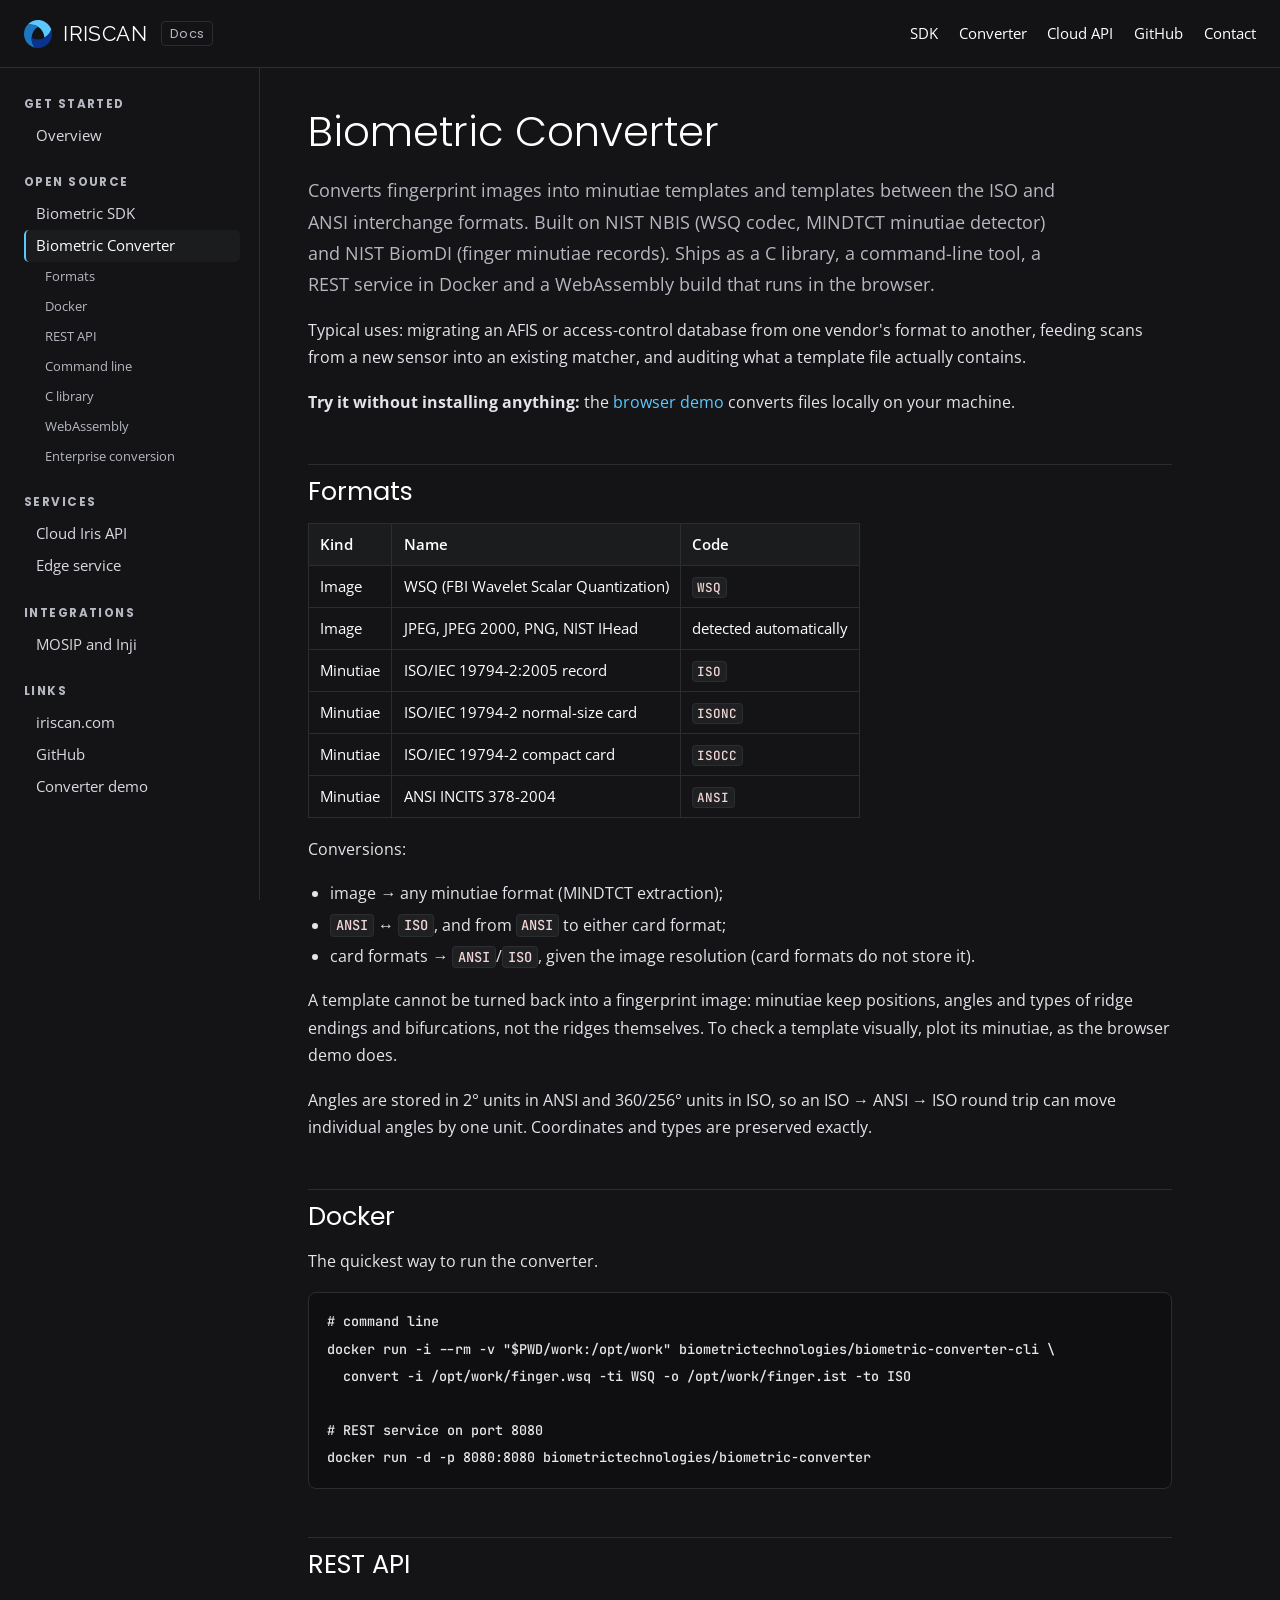
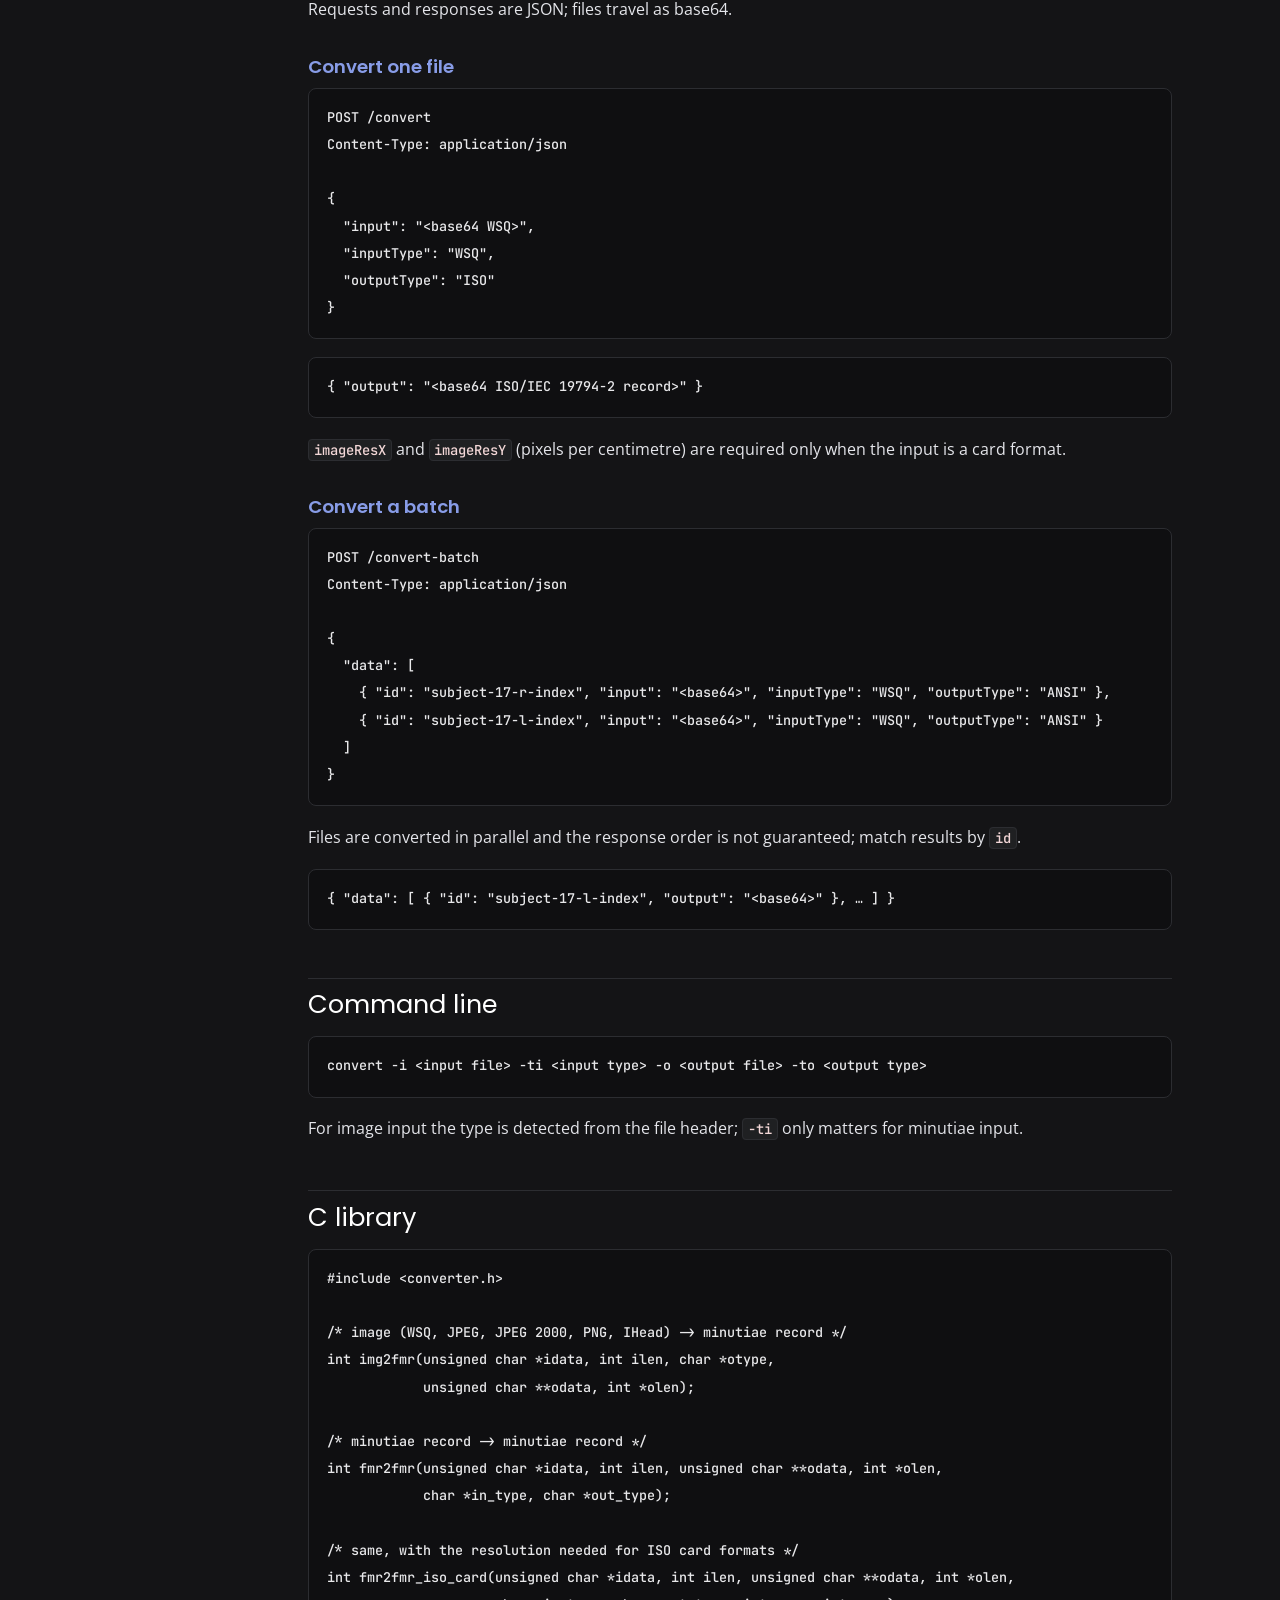
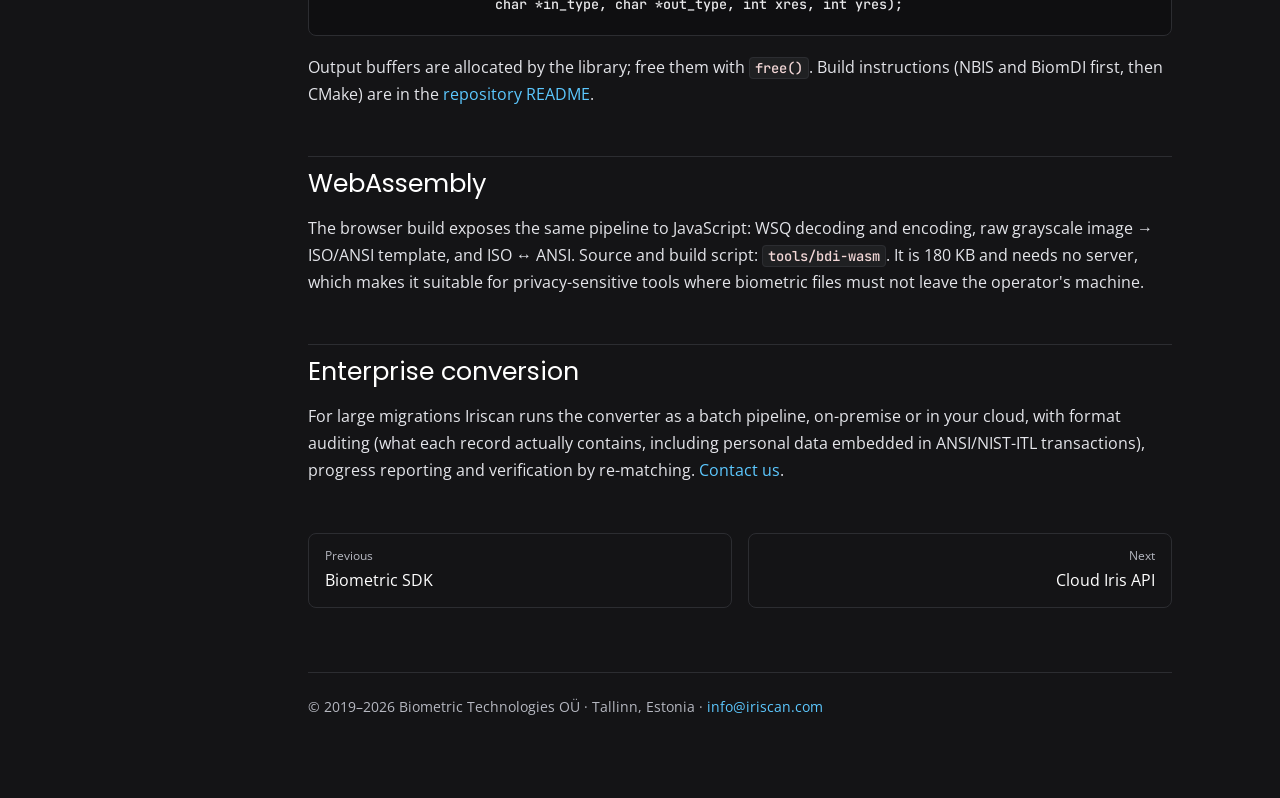
<file: docs/converter.html>
<!DOCTYPE html>
<html lang="en">
<head>
<meta charset="UTF-8">
<script>if(/\.html$/.test(location.pathname))history.replaceState(null,"",location.pathname.replace(/(index)?\.html$/,"")+location.search+location.hash)</script>
<meta name="viewport" content="width=device-width, initial-scale=1">
<title>Biometric Converter · Iriscan Docs</title>
<meta name="description" content="Convert fingerprint images to ISO/IEC 19794-2 and ANSI INCITS 378 minutiae templates and between template formats.">
<link rel="canonical" href="https://docs.iriscan.com/converter">
<link rel="icon" href="/favicon.png">
<link rel="preconnect" href="https://fonts.googleapis.com"><link rel="preconnect" href="https://fonts.gstatic.com" crossorigin><link rel="preload" as="style" href="https://fonts.googleapis.com/css2?family=Poppins:wght@300;400;500;600&family=Open+Sans:wght@400;600&family=Raleway:wght@400&family=JetBrains+Mono:wght@400;500&display=swap" onload="this.onload=null;this.rel='stylesheet'"><noscript><link href="https://fonts.googleapis.com/css2?family=Poppins:wght@300;400;500;600&family=Open+Sans:wght@400;600&family=Raleway:wght@400&family=JetBrains+Mono:wght@400;500&display=swap" rel="stylesheet"></noscript>
<style>:root{
  --bg:#141416; --bg-soft:#1b1c1e; --card:#1f2022; --line:#2c2d31;
  --text:#ffffff; --muted:#b6b8c1; --accent:#5cc8ff; --accent-ink:#141416; --label:#889ce7;
  --code-bg:#0f0f11; --side:260px;
}
*{box-sizing:border-box;margin:0;padding:0}
html{scroll-behavior:smooth;scroll-padding-top:88px}
body{background:var(--bg);color:var(--text);font:400 16px/1.7 "Open Sans",-apple-system,"Segoe UI",Roboto,sans-serif}
a{color:var(--accent);text-decoration:none}
a:hover{text-decoration:underline}
h1,h2,h3,h4{font-family:"Poppins",sans-serif;line-height:1.25;color:#fff}
h1{font-size:2.6rem;font-weight:300;margin:0 0 1rem}
h2{font-size:1.6rem;font-weight:400;margin:3rem 0 1rem;padding-top:.6rem;border-top:1px solid var(--line)}
h3{font-size:1.15rem;font-weight:600;margin:2rem 0 .6rem;color:var(--label)}
h4{font-size:1rem;font-weight:600;margin:1.4rem 0 .4rem}
p,ul,ol,table,pre{margin:0 0 1.1rem}
ul,ol{padding-left:1.4rem}
li{margin:.25rem 0}
p,li{color:#e4e5ea}
.lead{font-size:1.15rem;color:var(--muted);max-width:760px}
code{font:500 .86em/1.5 "JetBrains Mono",ui-monospace,SFMono-Regular,Menlo,Consolas,monospace;background:var(--card);border:1px solid var(--line);border-radius:4px;padding:.08em .35em;color:#f3d7d7}
pre{background:var(--code-bg);border:1px solid var(--line);border-radius:8px;padding:1rem 1.1rem;overflow:auto}
pre code{background:none;border:0;padding:0;color:#e8e8ea;font-size:.84rem;line-height:1.6}
table{border-collapse:collapse;width:100%;font-size:.92rem;display:block;overflow-x:auto}
th,td{border:1px solid var(--line);padding:.5rem .7rem;text-align:left;vertical-align:top}
th{background:var(--bg-soft);font-weight:600;color:#fff}
td code{white-space:nowrap}
blockquote{border-left:3px solid var(--accent);background:var(--bg-soft);padding:.8rem 1rem;margin:0 0 1.1rem;border-radius:0 6px 6px 0}
blockquote p{margin:0;color:var(--muted)}

/* layout */
header.top{position:sticky;top:0;z-index:20;height:68px;display:flex;align-items:center;gap:1rem;padding:0 24px;
  background:rgba(20,20,22,.96);backdrop-filter:blur(8px);border-bottom:1px solid var(--line)}
.brand{display:flex;align-items:center;gap:.7rem;font-family:"Raleway",sans-serif;font-size:1.3rem;color:#fff;letter-spacing:.02em}
.brand:hover{text-decoration:none}
.brand svg{width:28px;height:28px}
.brand small{font-family:"Poppins",sans-serif;font-size:.8rem;color:var(--muted);border:1px solid var(--line);border-radius:4px;padding:.05rem .45rem;margin-left:.2rem}
header.top nav{margin-left:auto;display:flex;gap:1.3rem;font-size:.92rem}
header.top nav a{color:#fff}
.menu-btn{display:none;margin-left:auto;background:none;border:1px solid var(--line);color:#fff;border-radius:6px;padding:.35rem .7rem;font:inherit;cursor:pointer}
.layout{display:grid;grid-template-columns:var(--side) minmax(0,1fr);max-width:1320px;margin:0 auto}
aside.side{position:sticky;top:68px;align-self:start;height:calc(100vh - 68px);overflow:auto;padding:1.6rem 1.2rem 2rem 24px;border-right:1px solid var(--line)}
aside.side .grp{margin-bottom:1.3rem}
aside.side .grp b{display:block;font-family:"Poppins",sans-serif;font-size:.74rem;letter-spacing:.12em;text-transform:uppercase;color:var(--muted);margin-bottom:.35rem}
aside.side a{display:block;color:#d9dae0;font-size:.92rem;padding:.22rem .6rem;border-radius:5px;border-left:2px solid transparent}
aside.side a:hover{background:var(--bg-soft);text-decoration:none}
aside.side a.on{color:#fff;border-left-color:var(--accent);background:var(--bg-soft)}
aside.side a.sub{font-size:.84rem;color:var(--muted);padding-left:1.2rem}
main.doc{padding:2.4rem 3rem 5rem;min-width:0;max-width:960px}
.crumb{font-size:.82rem;color:var(--muted);margin-bottom:.6rem}
.cards{display:grid;grid-template-columns:repeat(auto-fill,minmax(250px,1fr));gap:1rem;margin:1.6rem 0 2rem}
.card{display:block;background:var(--bg-soft);border:1px solid var(--line);border-radius:10px;padding:1.2rem 1.3rem;color:var(--text)}
.card:hover{border-color:var(--accent);text-decoration:none}
.card h3{margin:0 0 .4rem;color:#fff;font-size:1.05rem}
.card p{margin:0;color:var(--muted);font-size:.9rem;line-height:1.55}
.card .tag{display:inline-block;margin-top:.7rem;font-size:.72rem;letter-spacing:.06em;text-transform:uppercase;color:var(--label)}
.badge{display:inline-block;font:600 .72rem/1 "Poppins",sans-serif;letter-spacing:.04em;padding:.32rem .5rem;border-radius:4px;margin-right:.5rem;vertical-align:middle;color:var(--accent-ink)}
.m-get{background:#7fd1a8}.m-post{background:#889ce7}.m-put{background:#f2c46d}.m-delete{background:#fd6262}
.op{border:1px solid var(--line);border-radius:10px;padding:1.1rem 1.3rem;margin:0 0 1.4rem;background:var(--bg-soft)}
.op h3{margin:0 0 .5rem;color:#fff;font-size:1.05rem;font-family:"JetBrains Mono",ui-monospace,Menlo,monospace;font-weight:500;word-break:break-all}
.op p.sum{color:var(--muted);margin:0 0 .9rem}
.op h4{font-size:.8rem;letter-spacing:.1em;text-transform:uppercase;color:var(--muted);margin:1rem 0 .4rem}
.op pre{margin-bottom:.6rem}
.resp{display:flex;flex-wrap:wrap;gap:.4rem;margin:0}
.resp span{font-size:.8rem;border:1px solid var(--line);border-radius:4px;padding:.15rem .45rem;color:var(--muted)}
.resp span b{color:#fff;margin-right:.3rem}
footer.foot{border-top:1px solid var(--line);margin-top:4rem;padding-top:1.4rem;color:var(--muted);font-size:.85rem}
.pager{display:flex;justify-content:space-between;gap:1rem;margin-top:3rem}
.pager a{flex:1;border:1px solid var(--line);border-radius:8px;padding:.8rem 1rem;color:#fff}
.pager a small{display:block;color:var(--muted);font-size:.75rem}
.pager a.next{text-align:right}
@media(max-width:900px){
  .layout{grid-template-columns:minmax(0,1fr)}
  aside.side{display:none;position:fixed;top:68px;left:0;right:0;bottom:0;height:auto;z-index:15;background:var(--bg);border:0}
  body.nav-open aside.side{display:block}
  header.top nav{display:none}
  .menu-btn{display:block}
  main.doc{padding:1.8rem 16px 4rem}
  h1{font-size:2rem}
}
pre.mermaid{background:none;border:0;text-align:center;padding:0;margin:1.5rem 0}
</style>
</head>
<body>
<header class="top">
<a class="brand" href="/"><svg viewBox="37.65 43.294 511.585 511.598" xmlns="http://www.w3.org/2000/svg" aria-hidden="true"><path d="M536.34 219.06c-21.16 64.09-66.99 116.98-126.25 147.41-1.93-39.3-12.98-78.7-33.99-115.1-21.01-36.38-49.62-65.68-82.65-86.98-56-36.11-124.74-49.37-190.87-35.61C181.54 40.09 314.45 15.9 421.32 77.6c24.26 14 45.35 31.37 63.03 51.2 23.61 26.48 41.15 57.31 51.99 90.26z" fill="#5cc8ff"/><path d="M176.78 366.45c-3.29 66.55 19.62 132.7 64.57 183.09-25.98-5.39-51.55-14.96-75.79-28.96C58.7 458.9 13.21 331.71 50.51 218.98c5.39-16.31 12.52-32.31 21.45-47.76 8.92-15.46 19.2-29.62 30.62-42.44 66.13-13.75 134.87-.5 190.87 35.61-33.06 21.3-61.66 50.57-82.67 86.98-21.02 36.4-32.07 75.81-34 115.08z" fill="#1c77c3"/><path d="M514.93 426.97c-37.9 65.68-100.54 108.15-169.36 122.51-33.97 7.09-69.46 7.32-104.22.06-44.95-50.39-67.86-116.54-64.57-183.09 34.99 17.97 74.64 28.1 116.66 28.1s81.67-10.13 116.64-28.08c59.27-30.43 105.1-83.32 126.25-147.41 22 66.76 16.51 142.25-21.4 207.91z" fill="#0a328f"/></svg><span>IRISCAN</span><small>Docs</small></a>
<nav><a href="/sdk">SDK</a><a href="/converter">Converter</a><a href="/cloud-api">Cloud API</a><a href="https://github.com/biometric-technologies">GitHub</a><a href="https://www.iriscan.com/get-started">Contact</a></nav>
<button class="menu-btn" type="button" onclick="document.body.classList.toggle('nav-open')">Menu</button>
</header>
<div class="layout">
<aside class="side" onclick="if(event.target.tagName==='A')document.body.classList.remove('nav-open')">
<div class="grp"><b>Get started</b>
<a href="/">Overview</a>
</div>
<div class="grp"><b>Open source</b>
<a href="/sdk">Biometric SDK</a>
<a href="/converter" class="on">Biometric Converter</a>
<a class="sub" href="#formats">Formats</a>
<a class="sub" href="#docker">Docker</a>
<a class="sub" href="#rest-api">REST API</a>
<a class="sub" href="#command-line">Command line</a>
<a class="sub" href="#c-library">C library</a>
<a class="sub" href="#webassembly">WebAssembly</a>
<a class="sub" href="#enterprise-conversion">Enterprise conversion</a>
</div>
<div class="grp"><b>Services</b>
<a href="/cloud-api">Cloud Iris API</a>
<a href="/edge">Edge service</a>
</div>
<div class="grp"><b>Integrations</b>
<a href="/mosip">MOSIP and Inji</a>
</div>
<div class="grp"><b>Links</b><a href="https://www.iriscan.com/">iriscan.com</a><a href="https://github.com/biometric-technologies">GitHub</a><a href="https://www.iriscan.com/biometric-data-interchange#demo">Converter demo</a></div>
</aside>
<main class="doc">
<h1 id="biometric-converter">Biometric Converter</h1>
<p class="lead">Converts fingerprint images into minutiae templates and templates between the ISO and ANSI interchange formats. Built on NIST NBIS (WSQ codec, MINDTCT minutiae detector) and NIST BiomDI (finger minutiae records). Ships as a C library, a command-line tool, a REST service in Docker and a WebAssembly build that runs in the browser.</p>

<p>Typical uses: migrating an AFIS or access-control database from one vendor's format to another, feeding scans from a new sensor into an existing matcher, and auditing what a template file actually contains.</p>
<p><strong>Try it without installing anything:</strong> the <a href="https://www.iriscan.com/biometric-data-interchange#demo">browser demo</a> converts files locally on your machine.</p>
<h2 id="formats">Formats</h2>
<table>
<thead>
<tr>
<th>Kind</th>
<th>Name</th>
<th>Code</th>
</tr>
</thead>
<tbody>
<tr>
<td>Image</td>
<td>WSQ (FBI Wavelet Scalar Quantization)</td>
<td><code>WSQ</code></td>
</tr>
<tr>
<td>Image</td>
<td>JPEG, JPEG 2000, PNG, NIST IHead</td>
<td>detected automatically</td>
</tr>
<tr>
<td>Minutiae</td>
<td>ISO/IEC 19794-2:2005 record</td>
<td><code>ISO</code></td>
</tr>
<tr>
<td>Minutiae</td>
<td>ISO/IEC 19794-2 normal-size card</td>
<td><code>ISONC</code></td>
</tr>
<tr>
<td>Minutiae</td>
<td>ISO/IEC 19794-2 compact card</td>
<td><code>ISOCC</code></td>
</tr>
<tr>
<td>Minutiae</td>
<td>ANSI INCITS 378-2004</td>
<td><code>ANSI</code></td>
</tr>
</tbody>
</table>
<p>Conversions:</p>
<ul>
<li>image → any minutiae format (MINDTCT extraction);</li>
<li><code>ANSI</code> ↔ <code>ISO</code>, and from <code>ANSI</code> to either card format;</li>
<li>card formats → <code>ANSI</code>/<code>ISO</code>, given the image resolution (card formats do not store it).</li>
</ul>
<p>A template cannot be turned back into a fingerprint image: minutiae keep positions, angles and types of ridge endings and bifurcations, not the ridges themselves. To check a template visually, plot its minutiae, as the browser demo does.</p>
<p>Angles are stored in 2° units in ANSI and 360/256° units in ISO, so an ISO → ANSI → ISO round trip can move individual angles by one unit. Coordinates and types are preserved exactly.</p>
<h2 id="docker">Docker</h2>
<p>The quickest way to run the converter.</p>
<pre><code class="language-sh"># command line
docker run -i --rm -v &quot;$PWD/work:/opt/work&quot; biometrictechnologies/biometric-converter-cli \
  convert -i /opt/work/finger.wsq -ti WSQ -o /opt/work/finger.ist -to ISO

# REST service on port 8080
docker run -d -p 8080:8080 biometrictechnologies/biometric-converter
</code></pre>
<h2 id="rest-api">REST API</h2>
<p>Requests and responses are JSON; files travel as base64.</p>
<h3 id="convert-one-file">Convert one file</h3>
<pre><code class="language-http">POST /convert
Content-Type: application/json

{
  &quot;input&quot;: &quot;&lt;base64 WSQ&gt;&quot;,
  &quot;inputType&quot;: &quot;WSQ&quot;,
  &quot;outputType&quot;: &quot;ISO&quot;
}
</code></pre>
<pre><code class="language-json">{ &quot;output&quot;: &quot;&lt;base64 ISO/IEC 19794-2 record&gt;&quot; }
</code></pre>
<p><code>imageResX</code> and <code>imageResY</code> (pixels per centimetre) are required only when the input is a card format.</p>
<h3 id="convert-a-batch">Convert a batch</h3>
<pre><code class="language-http">POST /convert-batch
Content-Type: application/json

{
  &quot;data&quot;: [
    { &quot;id&quot;: &quot;subject-17-r-index&quot;, &quot;input&quot;: &quot;&lt;base64&gt;&quot;, &quot;inputType&quot;: &quot;WSQ&quot;, &quot;outputType&quot;: &quot;ANSI&quot; },
    { &quot;id&quot;: &quot;subject-17-l-index&quot;, &quot;input&quot;: &quot;&lt;base64&gt;&quot;, &quot;inputType&quot;: &quot;WSQ&quot;, &quot;outputType&quot;: &quot;ANSI&quot; }
  ]
}
</code></pre>
<p>Files are converted in parallel and the response order is not guaranteed; match results by <code>id</code>.</p>
<pre><code class="language-json">{ &quot;data&quot;: [ { &quot;id&quot;: &quot;subject-17-l-index&quot;, &quot;output&quot;: &quot;&lt;base64&gt;&quot; }, … ] }
</code></pre>
<h2 id="command-line">Command line</h2>
<pre><code class="language-sh">convert -i &lt;input file&gt; -ti &lt;input type&gt; -o &lt;output file&gt; -to &lt;output type&gt;
</code></pre>
<p>For image input the type is detected from the file header; <code>-ti</code> only matters for minutiae input.</p>
<h2 id="c-library">C library</h2>
<pre><code class="language-c">#include &lt;converter.h&gt;

/* image (WSQ, JPEG, JPEG 2000, PNG, IHead) -&gt; minutiae record */
int img2fmr(unsigned char *idata, int ilen, char *otype,
            unsigned char **odata, int *olen);

/* minutiae record -&gt; minutiae record */
int fmr2fmr(unsigned char *idata, int ilen, unsigned char **odata, int *olen,
            char *in_type, char *out_type);

/* same, with the resolution needed for ISO card formats */
int fmr2fmr_iso_card(unsigned char *idata, int ilen, unsigned char **odata, int *olen,
                     char *in_type, char *out_type, int xres, int yres);
</code></pre>
<p>Output buffers are allocated by the library; free them with <code>free()</code>. Build instructions (NBIS and BiomDI first, then CMake) are in the <a href="https://github.com/biometric-technologies/biometric-converter">repository README</a>.</p>
<h2 id="webassembly">WebAssembly</h2>
<p>The browser build exposes the same pipeline to JavaScript: WSQ decoding and encoding, raw grayscale image → ISO/ANSI template, and ISO ↔ ANSI. Source and build script: <a href="https://github.com/polyakoff/iriscan.com/tree/main/tools/bdi-wasm"><code>tools/bdi-wasm</code></a>. It is 180 KB and needs no server, which makes it suitable for privacy-sensitive tools where biometric files must not leave the operator's machine.</p>
<h2 id="enterprise-conversion">Enterprise conversion</h2>
<p>For large migrations Iriscan runs the converter as a batch pipeline, on-premise or in your cloud, with format auditing (what each record actually contains, including personal data embedded in ANSI/NIST-ITL transactions), progress reporting and verification by re-matching. <a href="https://www.iriscan.com/get-started">Contact us</a>.</p>

<div class="pager"><a href="/sdk"><small>Previous</small>Biometric SDK</a><a class="next" href="/cloud-api"><small>Next</small>Cloud Iris API</a></div>
<footer class="foot">© 2019–2026 Biometric Technologies OÜ · Tallinn, Estonia · <a href="mailto:info@iriscan.com">info@iriscan.com</a></footer>
</main>
</div>
</body>
</html>
</file>
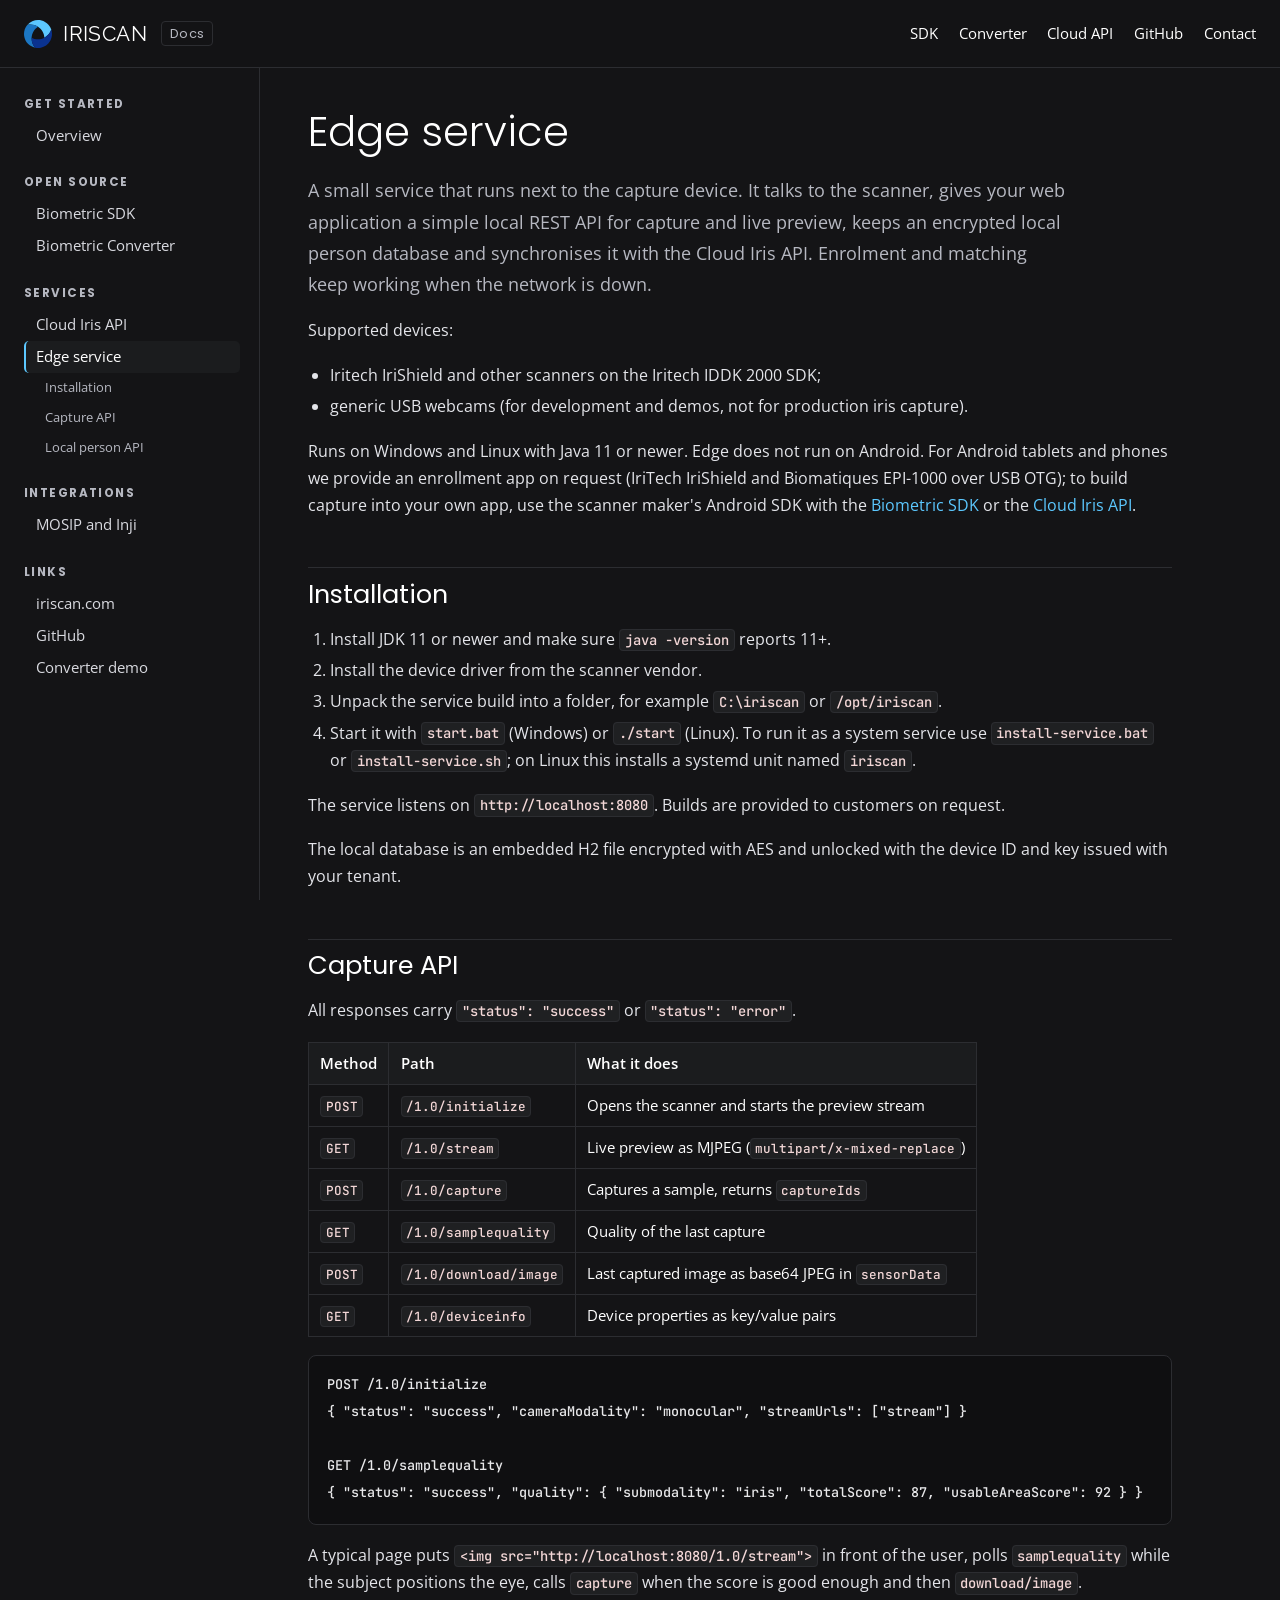
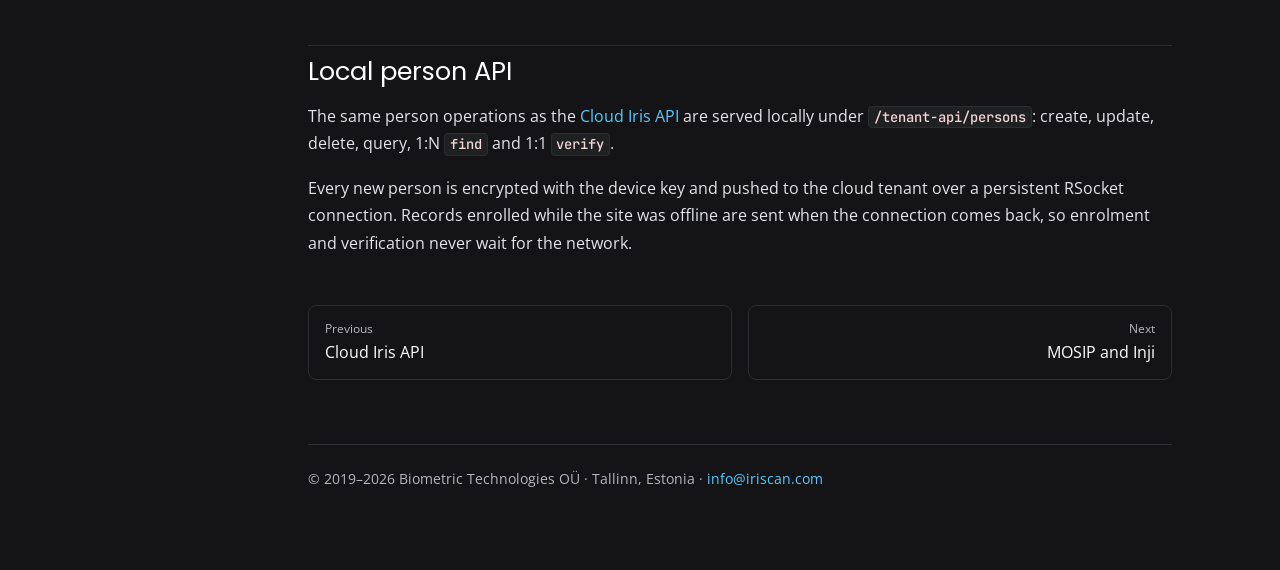
<file: docs/edge.html>
<!DOCTYPE html>
<html lang="en">
<head>
<meta charset="UTF-8">
<script>if(/\.html$/.test(location.pathname))history.replaceState(null,"",location.pathname.replace(/(index)?\.html$/,"")+location.search+location.hash)</script>
<meta name="viewport" content="width=device-width, initial-scale=1">
<title>Edge service · Iriscan Docs</title>
<meta name="description" content="Local capture and matching service for Iritech iris scanners and webcams.">
<link rel="canonical" href="https://docs.iriscan.com/edge">
<link rel="icon" href="/favicon.png">
<link rel="preconnect" href="https://fonts.googleapis.com"><link rel="preconnect" href="https://fonts.gstatic.com" crossorigin><link rel="preload" as="style" href="https://fonts.googleapis.com/css2?family=Poppins:wght@300;400;500;600&family=Open+Sans:wght@400;600&family=Raleway:wght@400&family=JetBrains+Mono:wght@400;500&display=swap" onload="this.onload=null;this.rel='stylesheet'"><noscript><link href="https://fonts.googleapis.com/css2?family=Poppins:wght@300;400;500;600&family=Open+Sans:wght@400;600&family=Raleway:wght@400&family=JetBrains+Mono:wght@400;500&display=swap" rel="stylesheet"></noscript>
<style>:root{
  --bg:#141416; --bg-soft:#1b1c1e; --card:#1f2022; --line:#2c2d31;
  --text:#ffffff; --muted:#b6b8c1; --accent:#5cc8ff; --accent-ink:#141416; --label:#889ce7;
  --code-bg:#0f0f11; --side:260px;
}
*{box-sizing:border-box;margin:0;padding:0}
html{scroll-behavior:smooth;scroll-padding-top:88px}
body{background:var(--bg);color:var(--text);font:400 16px/1.7 "Open Sans",-apple-system,"Segoe UI",Roboto,sans-serif}
a{color:var(--accent);text-decoration:none}
a:hover{text-decoration:underline}
h1,h2,h3,h4{font-family:"Poppins",sans-serif;line-height:1.25;color:#fff}
h1{font-size:2.6rem;font-weight:300;margin:0 0 1rem}
h2{font-size:1.6rem;font-weight:400;margin:3rem 0 1rem;padding-top:.6rem;border-top:1px solid var(--line)}
h3{font-size:1.15rem;font-weight:600;margin:2rem 0 .6rem;color:var(--label)}
h4{font-size:1rem;font-weight:600;margin:1.4rem 0 .4rem}
p,ul,ol,table,pre{margin:0 0 1.1rem}
ul,ol{padding-left:1.4rem}
li{margin:.25rem 0}
p,li{color:#e4e5ea}
.lead{font-size:1.15rem;color:var(--muted);max-width:760px}
code{font:500 .86em/1.5 "JetBrains Mono",ui-monospace,SFMono-Regular,Menlo,Consolas,monospace;background:var(--card);border:1px solid var(--line);border-radius:4px;padding:.08em .35em;color:#f3d7d7}
pre{background:var(--code-bg);border:1px solid var(--line);border-radius:8px;padding:1rem 1.1rem;overflow:auto}
pre code{background:none;border:0;padding:0;color:#e8e8ea;font-size:.84rem;line-height:1.6}
table{border-collapse:collapse;width:100%;font-size:.92rem;display:block;overflow-x:auto}
th,td{border:1px solid var(--line);padding:.5rem .7rem;text-align:left;vertical-align:top}
th{background:var(--bg-soft);font-weight:600;color:#fff}
td code{white-space:nowrap}
blockquote{border-left:3px solid var(--accent);background:var(--bg-soft);padding:.8rem 1rem;margin:0 0 1.1rem;border-radius:0 6px 6px 0}
blockquote p{margin:0;color:var(--muted)}

/* layout */
header.top{position:sticky;top:0;z-index:20;height:68px;display:flex;align-items:center;gap:1rem;padding:0 24px;
  background:rgba(20,20,22,.96);backdrop-filter:blur(8px);border-bottom:1px solid var(--line)}
.brand{display:flex;align-items:center;gap:.7rem;font-family:"Raleway",sans-serif;font-size:1.3rem;color:#fff;letter-spacing:.02em}
.brand:hover{text-decoration:none}
.brand svg{width:28px;height:28px}
.brand small{font-family:"Poppins",sans-serif;font-size:.8rem;color:var(--muted);border:1px solid var(--line);border-radius:4px;padding:.05rem .45rem;margin-left:.2rem}
header.top nav{margin-left:auto;display:flex;gap:1.3rem;font-size:.92rem}
header.top nav a{color:#fff}
.menu-btn{display:none;margin-left:auto;background:none;border:1px solid var(--line);color:#fff;border-radius:6px;padding:.35rem .7rem;font:inherit;cursor:pointer}
.layout{display:grid;grid-template-columns:var(--side) minmax(0,1fr);max-width:1320px;margin:0 auto}
aside.side{position:sticky;top:68px;align-self:start;height:calc(100vh - 68px);overflow:auto;padding:1.6rem 1.2rem 2rem 24px;border-right:1px solid var(--line)}
aside.side .grp{margin-bottom:1.3rem}
aside.side .grp b{display:block;font-family:"Poppins",sans-serif;font-size:.74rem;letter-spacing:.12em;text-transform:uppercase;color:var(--muted);margin-bottom:.35rem}
aside.side a{display:block;color:#d9dae0;font-size:.92rem;padding:.22rem .6rem;border-radius:5px;border-left:2px solid transparent}
aside.side a:hover{background:var(--bg-soft);text-decoration:none}
aside.side a.on{color:#fff;border-left-color:var(--accent);background:var(--bg-soft)}
aside.side a.sub{font-size:.84rem;color:var(--muted);padding-left:1.2rem}
main.doc{padding:2.4rem 3rem 5rem;min-width:0;max-width:960px}
.crumb{font-size:.82rem;color:var(--muted);margin-bottom:.6rem}
.cards{display:grid;grid-template-columns:repeat(auto-fill,minmax(250px,1fr));gap:1rem;margin:1.6rem 0 2rem}
.card{display:block;background:var(--bg-soft);border:1px solid var(--line);border-radius:10px;padding:1.2rem 1.3rem;color:var(--text)}
.card:hover{border-color:var(--accent);text-decoration:none}
.card h3{margin:0 0 .4rem;color:#fff;font-size:1.05rem}
.card p{margin:0;color:var(--muted);font-size:.9rem;line-height:1.55}
.card .tag{display:inline-block;margin-top:.7rem;font-size:.72rem;letter-spacing:.06em;text-transform:uppercase;color:var(--label)}
.badge{display:inline-block;font:600 .72rem/1 "Poppins",sans-serif;letter-spacing:.04em;padding:.32rem .5rem;border-radius:4px;margin-right:.5rem;vertical-align:middle;color:var(--accent-ink)}
.m-get{background:#7fd1a8}.m-post{background:#889ce7}.m-put{background:#f2c46d}.m-delete{background:#fd6262}
.op{border:1px solid var(--line);border-radius:10px;padding:1.1rem 1.3rem;margin:0 0 1.4rem;background:var(--bg-soft)}
.op h3{margin:0 0 .5rem;color:#fff;font-size:1.05rem;font-family:"JetBrains Mono",ui-monospace,Menlo,monospace;font-weight:500;word-break:break-all}
.op p.sum{color:var(--muted);margin:0 0 .9rem}
.op h4{font-size:.8rem;letter-spacing:.1em;text-transform:uppercase;color:var(--muted);margin:1rem 0 .4rem}
.op pre{margin-bottom:.6rem}
.resp{display:flex;flex-wrap:wrap;gap:.4rem;margin:0}
.resp span{font-size:.8rem;border:1px solid var(--line);border-radius:4px;padding:.15rem .45rem;color:var(--muted)}
.resp span b{color:#fff;margin-right:.3rem}
footer.foot{border-top:1px solid var(--line);margin-top:4rem;padding-top:1.4rem;color:var(--muted);font-size:.85rem}
.pager{display:flex;justify-content:space-between;gap:1rem;margin-top:3rem}
.pager a{flex:1;border:1px solid var(--line);border-radius:8px;padding:.8rem 1rem;color:#fff}
.pager a small{display:block;color:var(--muted);font-size:.75rem}
.pager a.next{text-align:right}
@media(max-width:900px){
  .layout{grid-template-columns:minmax(0,1fr)}
  aside.side{display:none;position:fixed;top:68px;left:0;right:0;bottom:0;height:auto;z-index:15;background:var(--bg);border:0}
  body.nav-open aside.side{display:block}
  header.top nav{display:none}
  .menu-btn{display:block}
  main.doc{padding:1.8rem 16px 4rem}
  h1{font-size:2rem}
}
pre.mermaid{background:none;border:0;text-align:center;padding:0;margin:1.5rem 0}
</style>
</head>
<body>
<header class="top">
<a class="brand" href="/"><svg viewBox="37.65 43.294 511.585 511.598" xmlns="http://www.w3.org/2000/svg" aria-hidden="true"><path d="M536.34 219.06c-21.16 64.09-66.99 116.98-126.25 147.41-1.93-39.3-12.98-78.7-33.99-115.1-21.01-36.38-49.62-65.68-82.65-86.98-56-36.11-124.74-49.37-190.87-35.61C181.54 40.09 314.45 15.9 421.32 77.6c24.26 14 45.35 31.37 63.03 51.2 23.61 26.48 41.15 57.31 51.99 90.26z" fill="#5cc8ff"/><path d="M176.78 366.45c-3.29 66.55 19.62 132.7 64.57 183.09-25.98-5.39-51.55-14.96-75.79-28.96C58.7 458.9 13.21 331.71 50.51 218.98c5.39-16.31 12.52-32.31 21.45-47.76 8.92-15.46 19.2-29.62 30.62-42.44 66.13-13.75 134.87-.5 190.87 35.61-33.06 21.3-61.66 50.57-82.67 86.98-21.02 36.4-32.07 75.81-34 115.08z" fill="#1c77c3"/><path d="M514.93 426.97c-37.9 65.68-100.54 108.15-169.36 122.51-33.97 7.09-69.46 7.32-104.22.06-44.95-50.39-67.86-116.54-64.57-183.09 34.99 17.97 74.64 28.1 116.66 28.1s81.67-10.13 116.64-28.08c59.27-30.43 105.1-83.32 126.25-147.41 22 66.76 16.51 142.25-21.4 207.91z" fill="#0a328f"/></svg><span>IRISCAN</span><small>Docs</small></a>
<nav><a href="/sdk">SDK</a><a href="/converter">Converter</a><a href="/cloud-api">Cloud API</a><a href="https://github.com/biometric-technologies">GitHub</a><a href="https://www.iriscan.com/get-started">Contact</a></nav>
<button class="menu-btn" type="button" onclick="document.body.classList.toggle('nav-open')">Menu</button>
</header>
<div class="layout">
<aside class="side" onclick="if(event.target.tagName==='A')document.body.classList.remove('nav-open')">
<div class="grp"><b>Get started</b>
<a href="/">Overview</a>
</div>
<div class="grp"><b>Open source</b>
<a href="/sdk">Biometric SDK</a>
<a href="/converter">Biometric Converter</a>
</div>
<div class="grp"><b>Services</b>
<a href="/cloud-api">Cloud Iris API</a>
<a href="/edge" class="on">Edge service</a>
<a class="sub" href="#installation">Installation</a>
<a class="sub" href="#capture-api">Capture API</a>
<a class="sub" href="#local-person-api">Local person API</a>
</div>
<div class="grp"><b>Integrations</b>
<a href="/mosip">MOSIP and Inji</a>
</div>
<div class="grp"><b>Links</b><a href="https://www.iriscan.com/">iriscan.com</a><a href="https://github.com/biometric-technologies">GitHub</a><a href="https://www.iriscan.com/biometric-data-interchange#demo">Converter demo</a></div>
</aside>
<main class="doc">
<h1 id="edge-service">Edge service</h1>
<p class="lead">A small service that runs next to the capture device. It talks to the scanner, gives your web application a simple local REST API for capture and live preview, keeps an encrypted local person database and synchronises it with the Cloud Iris API. Enrolment and matching keep working when the network is down.</p>

<p>Supported devices:</p>
<ul>
<li>Iritech IriShield and other scanners on the Iritech IDDK 2000 SDK;</li>
<li>generic USB webcams (for development and demos, not for production iris capture).</li>
</ul>
<p>Runs on Windows and Linux with Java 11 or newer. Edge does not run on Android. For Android tablets and phones we provide an enrollment app on request (IriTech IriShield and Biomatiques EPI-1000 over USB OTG); to build capture into your own app, use the scanner maker's Android SDK with the <a href="/sdk">Biometric SDK</a> or the <a href="/cloud-api">Cloud Iris API</a>.</p>
<h2 id="installation">Installation</h2>
<ol>
<li>Install JDK 11 or newer and make sure <code>java -version</code> reports 11+.</li>
<li>Install the device driver from the scanner vendor.</li>
<li>Unpack the service build into a folder, for example <code>C:\iriscan</code> or <code>/opt/iriscan</code>.</li>
<li>Start it with <code>start.bat</code> (Windows) or <code>./start</code> (Linux). To run it as a system service use <code>install-service.bat</code> or <code>install-service.sh</code>; on Linux this installs a systemd unit named <code>iriscan</code>.</li>
</ol>
<p>The service listens on <code>http://localhost:8080</code>. Builds are provided to customers on request.</p>
<p>The local database is an embedded H2 file encrypted with AES and unlocked with the device ID and key issued with your tenant.</p>
<h2 id="capture-api">Capture API</h2>
<p>All responses carry <code>"status": "success"</code> or <code>"status": "error"</code>.</p>
<table>
<thead>
<tr>
<th>Method</th>
<th>Path</th>
<th>What it does</th>
</tr>
</thead>
<tbody>
<tr>
<td><code>POST</code></td>
<td><code>/1.0/initialize</code></td>
<td>Opens the scanner and starts the preview stream</td>
</tr>
<tr>
<td><code>GET</code></td>
<td><code>/1.0/stream</code></td>
<td>Live preview as MJPEG (<code>multipart/x-mixed-replace</code>)</td>
</tr>
<tr>
<td><code>POST</code></td>
<td><code>/1.0/capture</code></td>
<td>Captures a sample, returns <code>captureIds</code></td>
</tr>
<tr>
<td><code>GET</code></td>
<td><code>/1.0/samplequality</code></td>
<td>Quality of the last capture</td>
</tr>
<tr>
<td><code>POST</code></td>
<td><code>/1.0/download/image</code></td>
<td>Last captured image as base64 JPEG in <code>sensorData</code></td>
</tr>
<tr>
<td><code>GET</code></td>
<td><code>/1.0/deviceinfo</code></td>
<td>Device properties as key/value pairs</td>
</tr>
</tbody>
</table>
<pre><code class="language-json">POST /1.0/initialize
{ &quot;status&quot;: &quot;success&quot;, &quot;cameraModality&quot;: &quot;monocular&quot;, &quot;streamUrls&quot;: [&quot;stream&quot;] }

GET /1.0/samplequality
{ &quot;status&quot;: &quot;success&quot;, &quot;quality&quot;: { &quot;submodality&quot;: &quot;iris&quot;, &quot;totalScore&quot;: 87, &quot;usableAreaScore&quot;: 92 } }
</code></pre>
<p>A typical page puts <code>&lt;img src="http://localhost:8080/1.0/stream"&gt;</code> in front of the user, polls <code>samplequality</code> while the subject positions the eye, calls <code>capture</code> when the score is good enough and then <code>download/image</code>.</p>
<h2 id="local-person-api">Local person API</h2>
<p>The same person operations as the <a href="/cloud-api">Cloud Iris API</a> are served locally under <code>/tenant-api/persons</code>: create, update, delete, query, 1:N <code>find</code> and 1:1 <code>verify</code>.</p>
<p>Every new person is encrypted with the device key and pushed to the cloud tenant over a persistent RSocket connection. Records enrolled while the site was offline are sent when the connection comes back, so enrolment and verification never wait for the network.</p>

<div class="pager"><a href="/cloud-api"><small>Previous</small>Cloud Iris API</a><a class="next" href="/mosip"><small>Next</small>MOSIP and Inji</a></div>
<footer class="foot">© 2019–2026 Biometric Technologies OÜ · Tallinn, Estonia · <a href="mailto:info@iriscan.com">info@iriscan.com</a></footer>
</main>
</div>
</body>
</html>
</file>
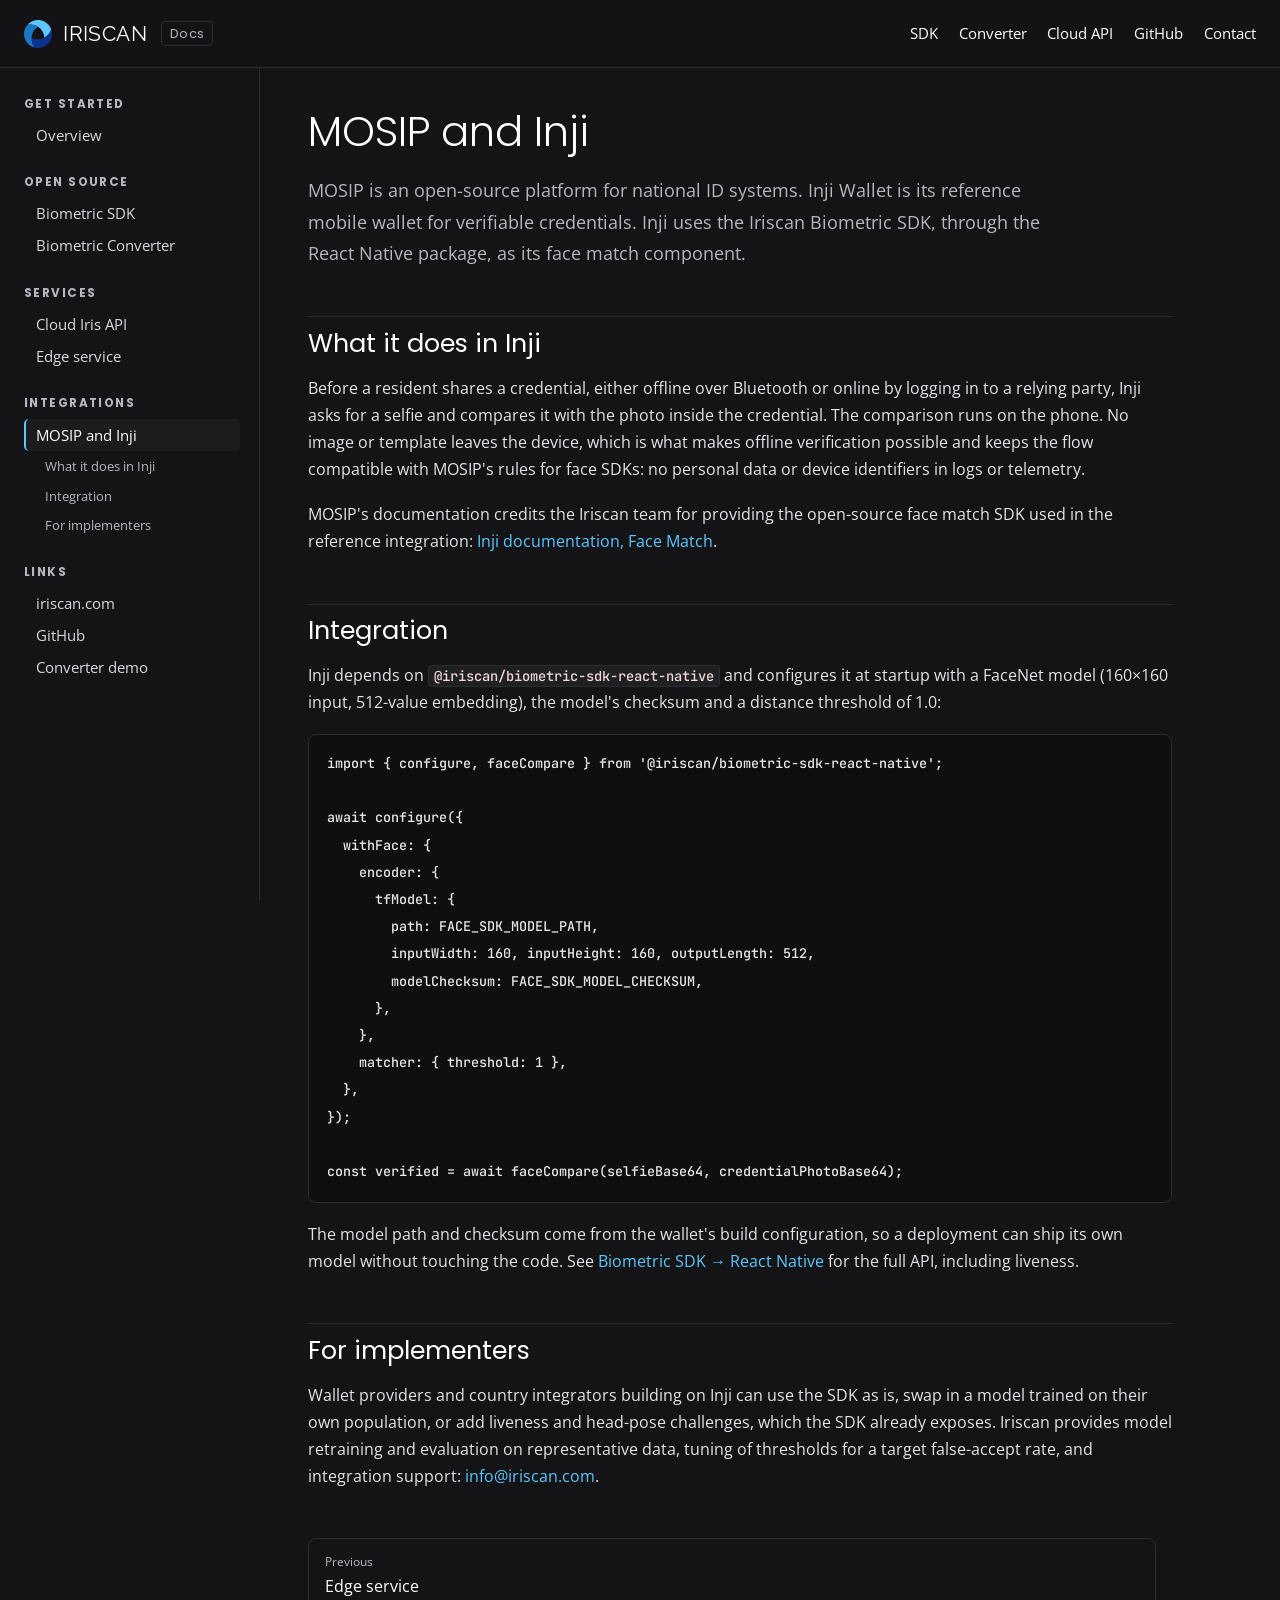
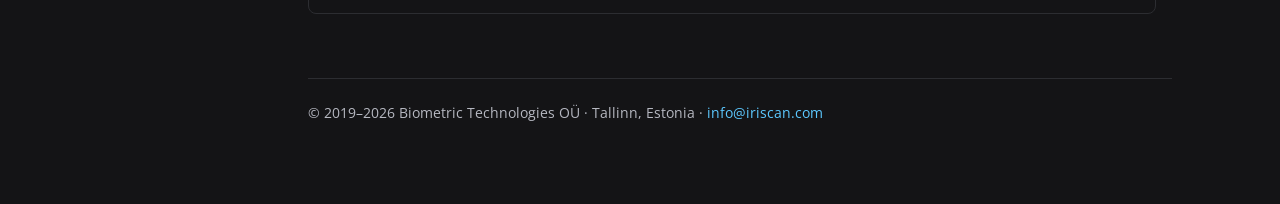
<file: docs/mosip.html>
<!DOCTYPE html>
<html lang="en">
<head>
<meta charset="UTF-8">
<script>if(/\.html$/.test(location.pathname))history.replaceState(null,"",location.pathname.replace(/(index)?\.html$/,"")+location.search+location.hash)</script>
<meta name="viewport" content="width=device-width, initial-scale=1">
<title>MOSIP and Inji · Iriscan Docs</title>
<meta name="description" content="How the Iriscan face match SDK is used in Inji Wallet, the reference wallet of MOSIP.">
<link rel="canonical" href="https://docs.iriscan.com/mosip">
<link rel="icon" href="/favicon.png">
<link rel="preconnect" href="https://fonts.googleapis.com"><link rel="preconnect" href="https://fonts.gstatic.com" crossorigin><link rel="preload" as="style" href="https://fonts.googleapis.com/css2?family=Poppins:wght@300;400;500;600&family=Open+Sans:wght@400;600&family=Raleway:wght@400&family=JetBrains+Mono:wght@400;500&display=swap" onload="this.onload=null;this.rel='stylesheet'"><noscript><link href="https://fonts.googleapis.com/css2?family=Poppins:wght@300;400;500;600&family=Open+Sans:wght@400;600&family=Raleway:wght@400&family=JetBrains+Mono:wght@400;500&display=swap" rel="stylesheet"></noscript>
<style>:root{
  --bg:#141416; --bg-soft:#1b1c1e; --card:#1f2022; --line:#2c2d31;
  --text:#ffffff; --muted:#b6b8c1; --accent:#5cc8ff; --accent-ink:#141416; --label:#889ce7;
  --code-bg:#0f0f11; --side:260px;
}
*{box-sizing:border-box;margin:0;padding:0}
html{scroll-behavior:smooth;scroll-padding-top:88px}
body{background:var(--bg);color:var(--text);font:400 16px/1.7 "Open Sans",-apple-system,"Segoe UI",Roboto,sans-serif}
a{color:var(--accent);text-decoration:none}
a:hover{text-decoration:underline}
h1,h2,h3,h4{font-family:"Poppins",sans-serif;line-height:1.25;color:#fff}
h1{font-size:2.6rem;font-weight:300;margin:0 0 1rem}
h2{font-size:1.6rem;font-weight:400;margin:3rem 0 1rem;padding-top:.6rem;border-top:1px solid var(--line)}
h3{font-size:1.15rem;font-weight:600;margin:2rem 0 .6rem;color:var(--label)}
h4{font-size:1rem;font-weight:600;margin:1.4rem 0 .4rem}
p,ul,ol,table,pre{margin:0 0 1.1rem}
ul,ol{padding-left:1.4rem}
li{margin:.25rem 0}
p,li{color:#e4e5ea}
.lead{font-size:1.15rem;color:var(--muted);max-width:760px}
code{font:500 .86em/1.5 "JetBrains Mono",ui-monospace,SFMono-Regular,Menlo,Consolas,monospace;background:var(--card);border:1px solid var(--line);border-radius:4px;padding:.08em .35em;color:#f3d7d7}
pre{background:var(--code-bg);border:1px solid var(--line);border-radius:8px;padding:1rem 1.1rem;overflow:auto}
pre code{background:none;border:0;padding:0;color:#e8e8ea;font-size:.84rem;line-height:1.6}
table{border-collapse:collapse;width:100%;font-size:.92rem;display:block;overflow-x:auto}
th,td{border:1px solid var(--line);padding:.5rem .7rem;text-align:left;vertical-align:top}
th{background:var(--bg-soft);font-weight:600;color:#fff}
td code{white-space:nowrap}
blockquote{border-left:3px solid var(--accent);background:var(--bg-soft);padding:.8rem 1rem;margin:0 0 1.1rem;border-radius:0 6px 6px 0}
blockquote p{margin:0;color:var(--muted)}

/* layout */
header.top{position:sticky;top:0;z-index:20;height:68px;display:flex;align-items:center;gap:1rem;padding:0 24px;
  background:rgba(20,20,22,.96);backdrop-filter:blur(8px);border-bottom:1px solid var(--line)}
.brand{display:flex;align-items:center;gap:.7rem;font-family:"Raleway",sans-serif;font-size:1.3rem;color:#fff;letter-spacing:.02em}
.brand:hover{text-decoration:none}
.brand svg{width:28px;height:28px}
.brand small{font-family:"Poppins",sans-serif;font-size:.8rem;color:var(--muted);border:1px solid var(--line);border-radius:4px;padding:.05rem .45rem;margin-left:.2rem}
header.top nav{margin-left:auto;display:flex;gap:1.3rem;font-size:.92rem}
header.top nav a{color:#fff}
.menu-btn{display:none;margin-left:auto;background:none;border:1px solid var(--line);color:#fff;border-radius:6px;padding:.35rem .7rem;font:inherit;cursor:pointer}
.layout{display:grid;grid-template-columns:var(--side) minmax(0,1fr);max-width:1320px;margin:0 auto}
aside.side{position:sticky;top:68px;align-self:start;height:calc(100vh - 68px);overflow:auto;padding:1.6rem 1.2rem 2rem 24px;border-right:1px solid var(--line)}
aside.side .grp{margin-bottom:1.3rem}
aside.side .grp b{display:block;font-family:"Poppins",sans-serif;font-size:.74rem;letter-spacing:.12em;text-transform:uppercase;color:var(--muted);margin-bottom:.35rem}
aside.side a{display:block;color:#d9dae0;font-size:.92rem;padding:.22rem .6rem;border-radius:5px;border-left:2px solid transparent}
aside.side a:hover{background:var(--bg-soft);text-decoration:none}
aside.side a.on{color:#fff;border-left-color:var(--accent);background:var(--bg-soft)}
aside.side a.sub{font-size:.84rem;color:var(--muted);padding-left:1.2rem}
main.doc{padding:2.4rem 3rem 5rem;min-width:0;max-width:960px}
.crumb{font-size:.82rem;color:var(--muted);margin-bottom:.6rem}
.cards{display:grid;grid-template-columns:repeat(auto-fill,minmax(250px,1fr));gap:1rem;margin:1.6rem 0 2rem}
.card{display:block;background:var(--bg-soft);border:1px solid var(--line);border-radius:10px;padding:1.2rem 1.3rem;color:var(--text)}
.card:hover{border-color:var(--accent);text-decoration:none}
.card h3{margin:0 0 .4rem;color:#fff;font-size:1.05rem}
.card p{margin:0;color:var(--muted);font-size:.9rem;line-height:1.55}
.card .tag{display:inline-block;margin-top:.7rem;font-size:.72rem;letter-spacing:.06em;text-transform:uppercase;color:var(--label)}
.badge{display:inline-block;font:600 .72rem/1 "Poppins",sans-serif;letter-spacing:.04em;padding:.32rem .5rem;border-radius:4px;margin-right:.5rem;vertical-align:middle;color:var(--accent-ink)}
.m-get{background:#7fd1a8}.m-post{background:#889ce7}.m-put{background:#f2c46d}.m-delete{background:#fd6262}
.op{border:1px solid var(--line);border-radius:10px;padding:1.1rem 1.3rem;margin:0 0 1.4rem;background:var(--bg-soft)}
.op h3{margin:0 0 .5rem;color:#fff;font-size:1.05rem;font-family:"JetBrains Mono",ui-monospace,Menlo,monospace;font-weight:500;word-break:break-all}
.op p.sum{color:var(--muted);margin:0 0 .9rem}
.op h4{font-size:.8rem;letter-spacing:.1em;text-transform:uppercase;color:var(--muted);margin:1rem 0 .4rem}
.op pre{margin-bottom:.6rem}
.resp{display:flex;flex-wrap:wrap;gap:.4rem;margin:0}
.resp span{font-size:.8rem;border:1px solid var(--line);border-radius:4px;padding:.15rem .45rem;color:var(--muted)}
.resp span b{color:#fff;margin-right:.3rem}
footer.foot{border-top:1px solid var(--line);margin-top:4rem;padding-top:1.4rem;color:var(--muted);font-size:.85rem}
.pager{display:flex;justify-content:space-between;gap:1rem;margin-top:3rem}
.pager a{flex:1;border:1px solid var(--line);border-radius:8px;padding:.8rem 1rem;color:#fff}
.pager a small{display:block;color:var(--muted);font-size:.75rem}
.pager a.next{text-align:right}
@media(max-width:900px){
  .layout{grid-template-columns:minmax(0,1fr)}
  aside.side{display:none;position:fixed;top:68px;left:0;right:0;bottom:0;height:auto;z-index:15;background:var(--bg);border:0}
  body.nav-open aside.side{display:block}
  header.top nav{display:none}
  .menu-btn{display:block}
  main.doc{padding:1.8rem 16px 4rem}
  h1{font-size:2rem}
}
pre.mermaid{background:none;border:0;text-align:center;padding:0;margin:1.5rem 0}
</style>
</head>
<body>
<header class="top">
<a class="brand" href="/"><svg viewBox="37.65 43.294 511.585 511.598" xmlns="http://www.w3.org/2000/svg" aria-hidden="true"><path d="M536.34 219.06c-21.16 64.09-66.99 116.98-126.25 147.41-1.93-39.3-12.98-78.7-33.99-115.1-21.01-36.38-49.62-65.68-82.65-86.98-56-36.11-124.74-49.37-190.87-35.61C181.54 40.09 314.45 15.9 421.32 77.6c24.26 14 45.35 31.37 63.03 51.2 23.61 26.48 41.15 57.31 51.99 90.26z" fill="#5cc8ff"/><path d="M176.78 366.45c-3.29 66.55 19.62 132.7 64.57 183.09-25.98-5.39-51.55-14.96-75.79-28.96C58.7 458.9 13.21 331.71 50.51 218.98c5.39-16.31 12.52-32.31 21.45-47.76 8.92-15.46 19.2-29.62 30.62-42.44 66.13-13.75 134.87-.5 190.87 35.61-33.06 21.3-61.66 50.57-82.67 86.98-21.02 36.4-32.07 75.81-34 115.08z" fill="#1c77c3"/><path d="M514.93 426.97c-37.9 65.68-100.54 108.15-169.36 122.51-33.97 7.09-69.46 7.32-104.22.06-44.95-50.39-67.86-116.54-64.57-183.09 34.99 17.97 74.64 28.1 116.66 28.1s81.67-10.13 116.64-28.08c59.27-30.43 105.1-83.32 126.25-147.41 22 66.76 16.51 142.25-21.4 207.91z" fill="#0a328f"/></svg><span>IRISCAN</span><small>Docs</small></a>
<nav><a href="/sdk">SDK</a><a href="/converter">Converter</a><a href="/cloud-api">Cloud API</a><a href="https://github.com/biometric-technologies">GitHub</a><a href="https://www.iriscan.com/get-started">Contact</a></nav>
<button class="menu-btn" type="button" onclick="document.body.classList.toggle('nav-open')">Menu</button>
</header>
<div class="layout">
<aside class="side" onclick="if(event.target.tagName==='A')document.body.classList.remove('nav-open')">
<div class="grp"><b>Get started</b>
<a href="/">Overview</a>
</div>
<div class="grp"><b>Open source</b>
<a href="/sdk">Biometric SDK</a>
<a href="/converter">Biometric Converter</a>
</div>
<div class="grp"><b>Services</b>
<a href="/cloud-api">Cloud Iris API</a>
<a href="/edge">Edge service</a>
</div>
<div class="grp"><b>Integrations</b>
<a href="/mosip" class="on">MOSIP and Inji</a>
<a class="sub" href="#what-it-does-in-inji">What it does in Inji</a>
<a class="sub" href="#integration">Integration</a>
<a class="sub" href="#for-implementers">For implementers</a>
</div>
<div class="grp"><b>Links</b><a href="https://www.iriscan.com/">iriscan.com</a><a href="https://github.com/biometric-technologies">GitHub</a><a href="https://www.iriscan.com/biometric-data-interchange#demo">Converter demo</a></div>
</aside>
<main class="doc">
<h1 id="mosip-and-inji">MOSIP and Inji</h1>
<p class="lead">MOSIP is an open-source platform for national ID systems. Inji Wallet is its reference mobile wallet for verifiable credentials. Inji uses the Iriscan Biometric SDK, through the React Native package, as its face match component.</p>

<h2 id="what-it-does-in-inji">What it does in Inji</h2>
<p>Before a resident shares a credential, either offline over Bluetooth or online by logging in to a relying party, Inji asks for a selfie and compares it with the photo inside the credential. The comparison runs on the phone. No image or template leaves the device, which is what makes offline verification possible and keeps the flow compatible with MOSIP's rules for face SDKs: no personal data or device identifiers in logs or telemetry.</p>
<p>MOSIP's documentation credits the Iriscan team for providing the open-source face match SDK used in the reference integration: <a href="https://github.com/inji/documentation/blob/master/inji-wallet/inji-mobile/technical-overview/integration-guide/building-verifiable-credentials-wallet-with-inji-libraries/face-match.md">Inji documentation, Face Match</a>.</p>
<h2 id="integration">Integration</h2>
<p>Inji depends on <code>@iriscan/biometric-sdk-react-native</code> and configures it at startup with a FaceNet model (160×160 input, 512-value embedding), the model's checksum and a distance threshold of 1.0:</p>
<pre><code class="language-js">import { configure, faceCompare } from '@iriscan/biometric-sdk-react-native';

await configure({
  withFace: {
    encoder: {
      tfModel: {
        path: FACE_SDK_MODEL_PATH,
        inputWidth: 160, inputHeight: 160, outputLength: 512,
        modelChecksum: FACE_SDK_MODEL_CHECKSUM,
      },
    },
    matcher: { threshold: 1 },
  },
});

const verified = await faceCompare(selfieBase64, credentialPhotoBase64);
</code></pre>
<p>The model path and checksum come from the wallet's build configuration, so a deployment can ship its own model without touching the code. See <a href="/sdk#react-native">Biometric SDK → React Native</a> for the full API, including liveness.</p>
<h2 id="for-implementers">For implementers</h2>
<p>Wallet providers and country integrators building on Inji can use the SDK as is, swap in a model trained on their own population, or add liveness and head-pose challenges, which the SDK already exposes. Iriscan provides model retraining and evaluation on representative data, tuning of thresholds for a target false-accept rate, and integration support: <a href="mailto:info@iriscan.com">info@iriscan.com</a>.</p>

<div class="pager"><a href="/edge"><small>Previous</small>Edge service</a><span></span></div>
<footer class="foot">© 2019–2026 Biometric Technologies OÜ · Tallinn, Estonia · <a href="mailto:info@iriscan.com">info@iriscan.com</a></footer>
</main>
</div>
</body>
</html>
</file>
